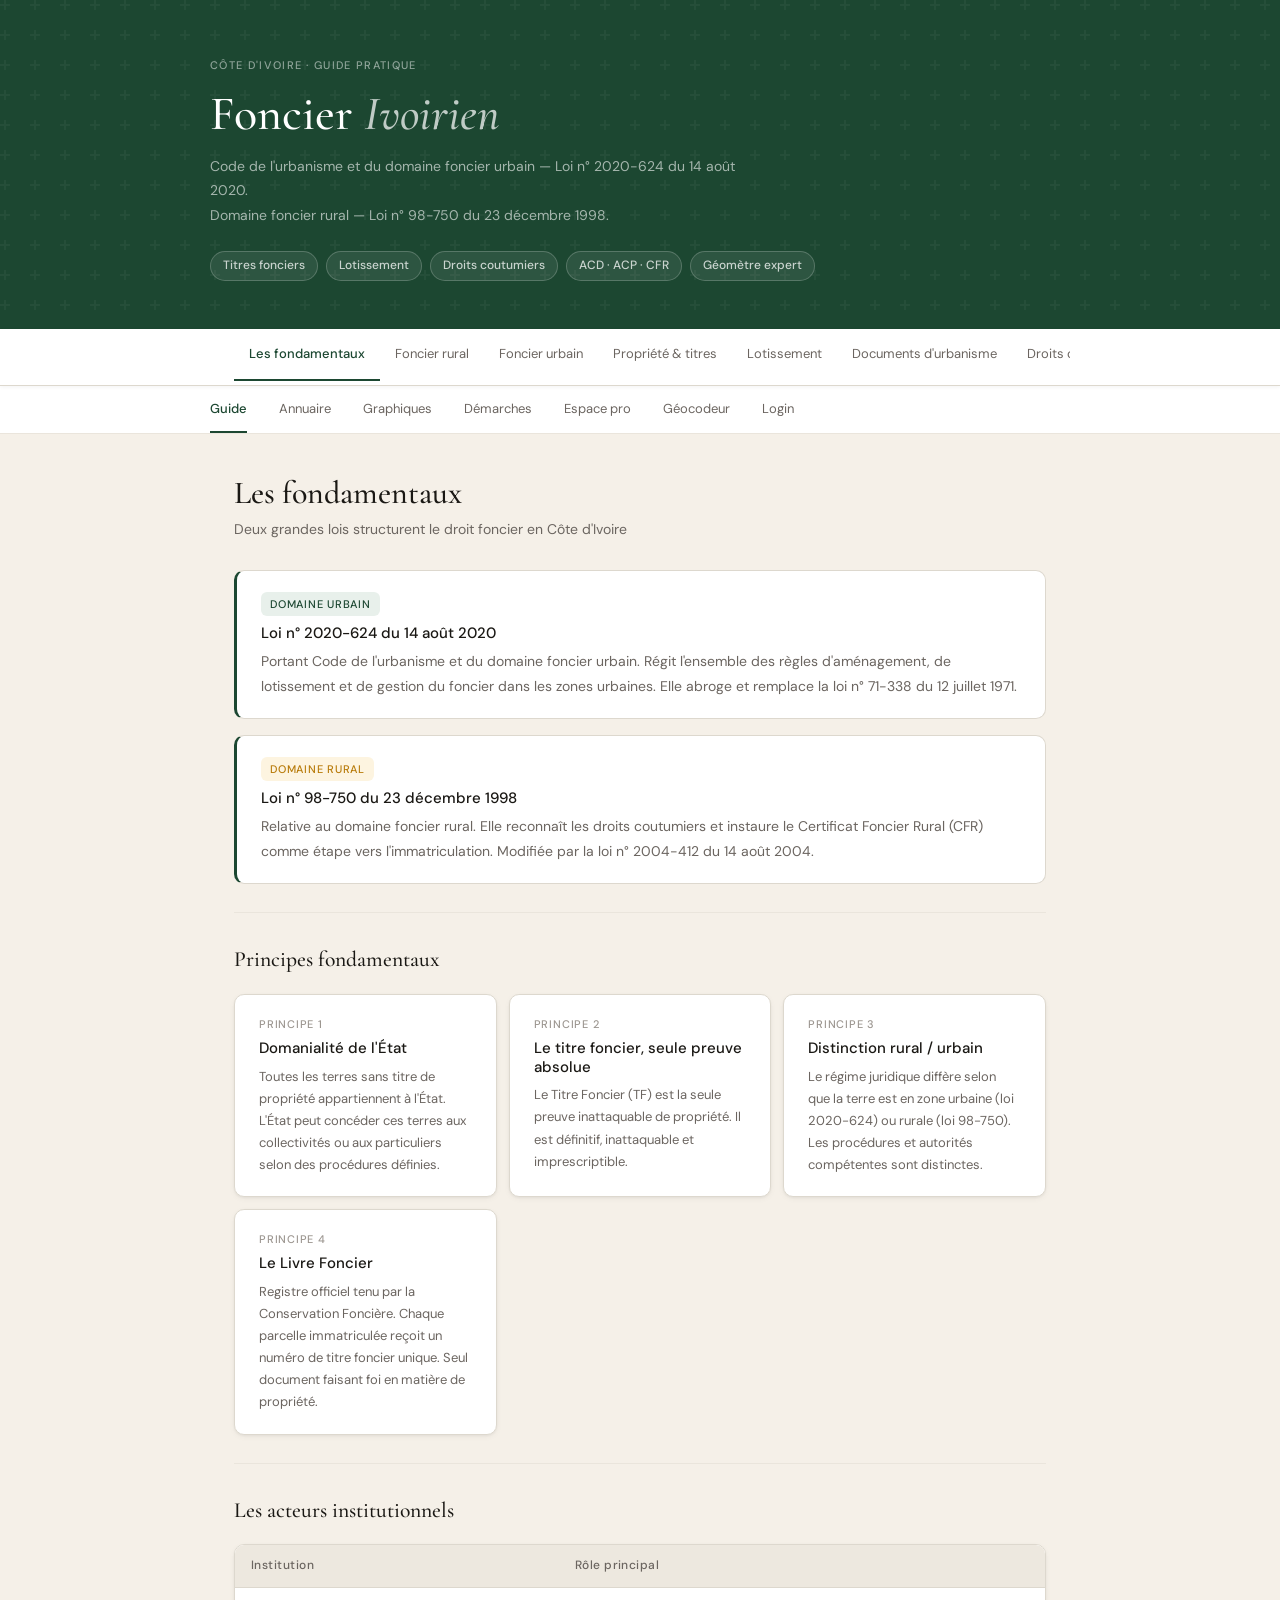
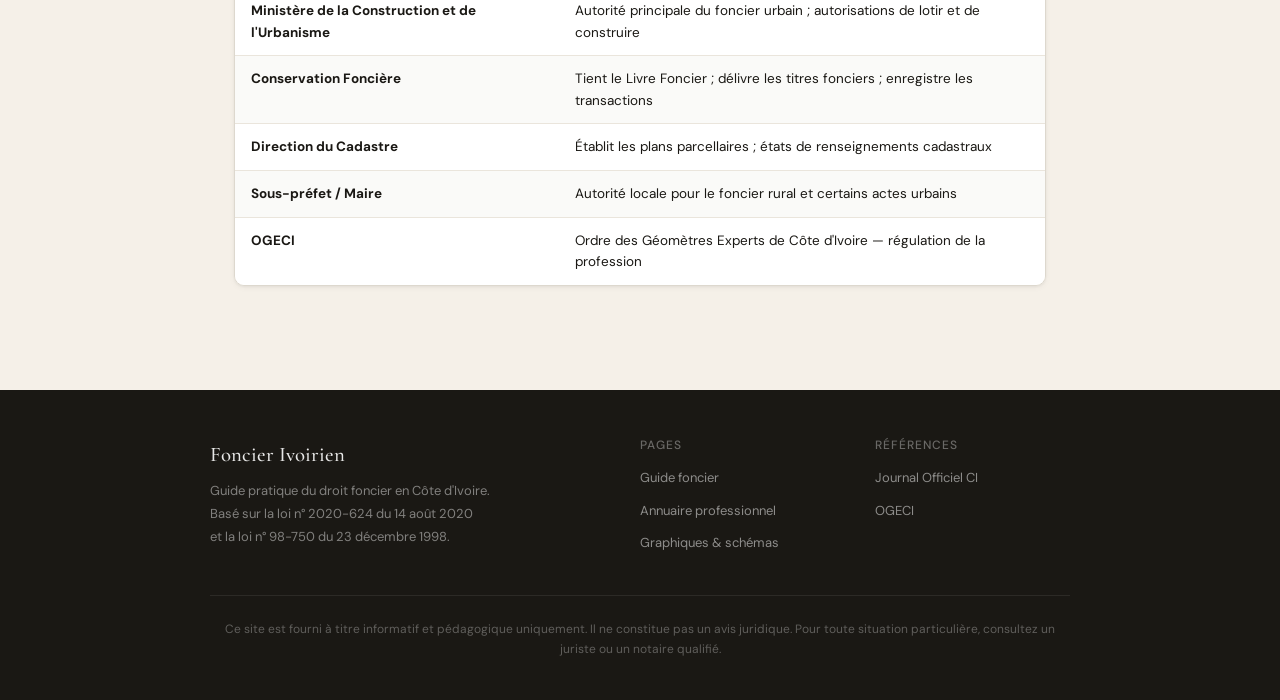
<file: index.html>
<!DOCTYPE html>
<html lang="fr">
<head>
  <meta charset="UTF-8">
  <meta name="viewport" content="width=device-width, initial-scale=1.0">
  <title>Foncier Ivoirien — Guide pratique</title>
  <meta name="description" content="Guide pratique du droit foncier en Côte d'Ivoire. Loi 2020-624 et loi 98-750. Titres fonciers, lotissement, droits coutumiers.">

  <!-- Google Fonts -->
  <link rel="preconnect" href="https://fonts.googleapis.com">
  <link rel="preconnect" href="https://fonts.gstatic.com" crossorigin>
  <link href="https://fonts.googleapis.com/css2?family=Cormorant+Garamond:ital,wght@0,400;0,500;0,600;1,400;1,500&family=DM+Sans:wght@300;400;500&display=swap" rel="stylesheet">

  <!-- CSS (ordre important) -->
  <link rel="stylesheet" href="css/variables.css">
  <link rel="stylesheet" href="css/base.css">
  <link rel="stylesheet" href="css/components.css">
  <link rel="stylesheet" href="css/layout.css">
</head>
<body>

<!-- ═══════════════════════════════ HERO ═══════════════════════════════ -->
<header class="hero">
  <div class="hero__inner">
    <p class="hero__eyebrow">Côte d'Ivoire · Guide pratique</p>
    <h1 class="hero__title">Foncier <em>Ivoirien</em></h1>
    <p class="hero__sub">
      Code de l'urbanisme et du domaine foncier urbain — Loi n° 2020-624 du 14 août 2020.<br>
      Domaine foncier rural — Loi n° 98-750 du 23 décembre 1998.
    </p>
    <div class="hero__tags">
      <span class="hero__tag">Titres fonciers</span>
      <span class="hero__tag">Lotissement</span>
      <span class="hero__tag">Droits coutumiers</span>
      <span class="hero__tag">ACD · ACP · CFR</span>
      <span class="hero__tag">Géomètre expert</span>
    </div>
  </div>
</header>

<!-- ═══════════════════════════ NAVIGATION SITE ═══════════════════════ -->
<!-- Navigation injectée par nav-injector.js -->

<!-- ═══════════════════════════ NAVIGATION TABS ═══════════════════════ -->
<nav class="nav-bar" aria-label="Sections du guide">
  <div class="nav-bar__inner">
    <ul class="nav-tabs">
      <li><a href="#fondamentaux" data-section="fondamentaux">Les fondamentaux</a></li>
      <li><a href="#rural"        data-section="rural">Foncier rural</a></li>
      <li><a href="#urbain"       data-section="urbain">Foncier urbain</a></li>
      <li><a href="#titres"       data-section="titres">Propriété &amp; titres</a></li>
      <li><a href="#lotissement"  data-section="lotissement">Lotissement</a></li>
      <li><a href="#documents"    data-section="documents">Documents d'urbanisme</a></li>
      <li><a href="#coutumiers"   data-section="coutumiers">Droits coutumiers</a></li>
      <li><a href="#sanctions"    data-section="sanctions">Sanctions</a></li>
      <li><a href="#geometre"     data-section="geometre">Rôle du géomètre</a></li>
    </ul>
  </div>
</nav>

<!-- ═══════════════════════════════ MAIN ═══════════════════════════════ -->
<main class="main">

  <!-- ─── 1. FONDAMENTAUX ─── -->
  <section id="fondamentaux" class="section">
    <div class="section__header">
      <h2>Les fondamentaux</h2>
      <p>Deux grandes lois structurent le droit foncier en Côte d'Ivoire</p>
    </div>

    <div class="loi-box">
      <span class="tag tag--green">Domaine urbain</span>
      <h3>Loi n° 2020-624 du 14 août 2020</h3>
      <p>Portant Code de l'urbanisme et du domaine foncier urbain. Régit l'ensemble des règles d'aménagement, de lotissement et de gestion du foncier dans les zones urbaines. Elle abroge et remplace la loi n° 71-338 du 12 juillet 1971.</p>
    </div>

    <div class="loi-box">
      <span class="tag tag--amber">Domaine rural</span>
      <h3>Loi n° 98-750 du 23 décembre 1998</h3>
      <p>Relative au domaine foncier rural. Elle reconnaît les droits coutumiers et instaure le Certificat Foncier Rural (CFR) comme étape vers l'immatriculation. Modifiée par la loi n° 2004-412 du 14 août 2004.</p>
    </div>

    <div class="divider"></div>
    <p class="sub-heading">Principes fondamentaux</p>

    <div class="card-grid">
      <div class="card">
        <div class="card__label">Principe 1</div>
        <h3>Domanialité de l'État</h3>
        <p>Toutes les terres sans titre de propriété appartiennent à l'État. L'État peut concéder ces terres aux collectivités ou aux particuliers selon des procédures définies.</p>
      </div>
      <div class="card">
        <div class="card__label">Principe 2</div>
        <h3>Le titre foncier, seule preuve absolue</h3>
        <p>Le Titre Foncier (TF) est la seule preuve inattaquable de propriété. Il est définitif, inattaquable et imprescriptible.</p>
      </div>
      <div class="card">
        <div class="card__label">Principe 3</div>
        <h3>Distinction rural / urbain</h3>
        <p>Le régime juridique diffère selon que la terre est en zone urbaine (loi 2020-624) ou rurale (loi 98-750). Les procédures et autorités compétentes sont distinctes.</p>
      </div>
      <div class="card">
        <div class="card__label">Principe 4</div>
        <h3>Le Livre Foncier</h3>
        <p>Registre officiel tenu par la Conservation Foncière. Chaque parcelle immatriculée reçoit un numéro de titre foncier unique. Seul document faisant foi en matière de propriété.</p>
      </div>
    </div>

    <div class="divider"></div>
    <p class="sub-heading">Les acteurs institutionnels</p>

    <div class="table-wrap">
      <table>
        <thead>
          <tr><th>Institution</th><th>Rôle principal</th></tr>
        </thead>
        <tbody>
          <tr><td><strong>Ministère de la Construction et de l'Urbanisme</strong></td><td>Autorité principale du foncier urbain ; autorisations de lotir et de construire</td></tr>
          <tr><td><strong>Conservation Foncière</strong></td><td>Tient le Livre Foncier ; délivre les titres fonciers ; enregistre les transactions</td></tr>
          <tr><td><strong>Direction du Cadastre</strong></td><td>Établit les plans parcellaires ; états de renseignements cadastraux</td></tr>
          <tr><td><strong>Sous-préfet / Maire</strong></td><td>Autorité locale pour le foncier rural et certains actes urbains</td></tr>
          <tr><td><strong>OGECI</strong></td><td>Ordre des Géomètres Experts de Côte d'Ivoire — régulation de la profession</td></tr>
        </tbody>
      </table>
    </div>
  </section>

  <!-- ─── 2. FONCIER RURAL ─── -->
  <section id="rural" class="section">
    <div class="section__header">
      <h2>Foncier rural</h2>
      <p>Régi par la loi n° 98-750 — terres situées hors des périmètres urbains</p>
    </div>

    <div class="loi-box">
      <span class="tag tag--amber">Définition</span>
      <h3>Le domaine foncier rural</h3>
      <p>Ensemble des terres situées hors des périmètres urbains fixés par décret. Il comprend le domaine de l'État, le domaine des collectivités territoriales, et le domaine des particuliers (personnes physiques ivoiriennes uniquement depuis 2004).</p>
    </div>

    <div class="divider"></div>
    <p class="sub-heading">Parcours vers la propriété rurale</p>

    <div class="steps">
      <div class="step">
        <div class="step__num">1</div>
        <div class="step__body"><strong>Droits coutumiers</strong> — Point de départ. La personne détient la terre selon les usages locaux, transmis de génération en génération, sans acte écrit officiel.</div>
      </div>
      <div class="step">
        <div class="step__num">2</div>
        <div class="step__body"><strong>Saisine du CGFR</strong> — Le Comité de Gestion Foncière Rurale recense les droits. Il est composé du chef de village, d'élus, de représentants des femmes et des jeunes.</div>
      </div>
      <div class="step">
        <div class="step__num">3</div>
        <div class="step__body"><strong>Enquête contradictoire</strong> — Opération publique annoncée par affichage et criée. Toute personne peut contester. Le résultat est consigné dans un procès-verbal signé par le Sous-préfet.</div>
      </div>
      <div class="step">
        <div class="step__num">4</div>
        <div class="step__body"><strong>Certificat Foncier Rural (CFR)</strong> — Reconnaît officiellement les droits coutumiers. Délivré par le Sous-préfet. Valable 3 ans renouvelables. Ce n'est pas un titre de propriété mais l'étape obligatoire pour y accéder.</div>
      </div>
      <div class="step">
        <div class="step__num">5</div>
        <div class="step__body"><strong>Titre Foncier (TF)</strong> — Étape finale. Sur la base du CFR, après bornage par un géomètre expert agréé, le propriétaire demande l'immatriculation à la Conservation Foncière.</div>
      </div>
    </div>

    <div class="divider"></div>
    <p class="sub-heading">L'ACD en milieu rural</p>

    <div class="two-col">
      <div class="card">
        <span class="badge badge--amber">ACD rural</span>
        <h3>Attestation de Cession de Droits Coutumiers</h3>
        <p>Acte par lequel le détenteur coutumier cède ses droits à un tiers. Établie en présence du Sous-préfet et des autorités coutumières. Obligatoire pour toute transaction foncière en zone rurale.</p>
      </div>
      <div class="card">
        <span class="badge badge--amber">Conditions</span>
        <h3>Validité de l'ACD rural</h3>
        <p>Doit mentionner l'identité des parties, la description de la parcelle, ses limites, le prix et être contresignée par le Sous-préfet. Sans ces éléments, l'acte est nul de plein droit.</p>
      </div>
    </div>

    <div class="note">⚠️ Depuis la loi n° 2004-412, seuls les citoyens ivoiriens peuvent être propriétaires de terres rurales. Les étrangers ne peuvent qu'obtenir des baux emphytéotiques d'une durée maximale de 99 ans.</div>
  </section>

  <!-- ─── 3. FONCIER URBAIN ─── -->
  <section id="urbain" class="section">
    <div class="section__header">
      <h2>Foncier urbain</h2>
      <p>Régi par la loi n° 2020-624 — dans les périmètres urbains délimités par décret</p>
    </div>

    <div class="loi-box">
      <span class="tag tag--green">Définition</span>
      <h3>Le domaine foncier urbain</h3>
      <p>Ensemble des terres situées dans les périmètres urbains fixés par décret. Sa gestion relève du Ministère en charge de la Construction et de l'Urbanisme.</p>
    </div>

    <div class="divider"></div>
    <p class="sub-heading">Hiérarchie des actes en zone urbaine</p>

    <div class="table-wrap">
      <table>
        <thead>
          <tr><th>Acte</th><th>Nature</th><th>Valeur juridique</th></tr>
        </thead>
        <tbody>
          <tr><td><strong>Lettre d'Attribution (LA)</strong></td><td>1re étape</td><td>Autorisation provisoire d'occupation — précaire et révocable</td></tr>
          <tr><td><strong>Arrêté de Concession Provisoire (ACP)</strong></td><td>2e étape</td><td>Droit réel provisoire. Permet de construire et d'obtenir des financements bancaires</td></tr>
          <tr><td><strong>Arrêté de Concession Définitive (ACD)</strong></td><td>3e étape</td><td>Droit réel définitif. Condition : mise en valeur effective du terrain</td></tr>
          <tr><td><strong>Titre Foncier (TF)</strong></td><td>Final</td><td>Preuve absolue, définitive et imprescriptible de la propriété</td></tr>
        </tbody>
      </table>
    </div>

    <div class="note">⚠️ L'ACD urbain (Arrêté de Concession Définitive) est distinct de l'ACD rural (Attestation de Cession de Droits Coutumiers). Ces deux acronymes désignent des actes différents selon le contexte.</div>

    <div class="two-col">
      <div class="card">
        <h3>De l'ACP à l'ACD</h3>
        <p>Pour convertir un ACP en ACD, le titulaire doit justifier d'une mise en valeur effective (construction réalisée à au moins 50 % du projet approuvé). Un procès-verbal de constat est dressé par les services techniques.</p>
      </div>
      <div class="card">
        <h3>De l'ACD au Titre Foncier</h3>
        <p>Après obtention de l'ACD, le titulaire sollicite l'immatriculation à la Conservation Foncière avec l'ACD, un plan topographique signé par un géomètre expert agréé et les pièces d'identité.</p>
      </div>
    </div>
  </section>

  <!-- ─── 4. PROPRIÉTÉ & TITRES ─── -->
  <section id="titres" class="section">
    <div class="section__header">
      <h2>Propriété &amp; titres</h2>
      <p>Les différents actes attestant d'un droit sur le sol</p>
    </div>

    <div class="card-grid">
      <div class="card">
        <span class="badge badge--green">Preuve absolue</span>
        <h3>Titre Foncier (TF)</h3>
        <p>Inscrit au Livre Foncier. Seul acte conférant la propriété pleine et entière. Définitif, inattaquable, imprescriptible. Délivré par la Conservation Foncière.</p>
      </div>
      <div class="card">
        <span class="badge badge--amber">Droit précaire</span>
        <h3>Permis d'Habiter (PH)</h3>
        <p>Autorise l'occupation d'un terrain du domaine de l'État. Ne confère pas la propriété. Révocable, mais donne un droit de priorité pour l'acquisition définitive.</p>
      </div>
      <div class="card">
        <span class="badge badge--amber">Provisoire</span>
        <h3>Arrêté de Concession Provisoire (ACP)</h3>
        <p>Droit réel provisoire. Permet de construire et d'hypothéquer. Doit évoluer vers un ACD puis un TF après mise en valeur.</p>
      </div>
      <div class="card">
        <span class="badge badge--green">Avant-dernière étape</span>
        <h3>Arrêté de Concession Définitive (ACD)</h3>
        <p>Droit définitif d'occupation. Condition : constructions réalisées conformément au projet approuvé. Permet d'entamer la procédure d'immatriculation.</p>
      </div>
      <div class="card">
        <span class="badge badge--amber">Rural</span>
        <h3>Certificat Foncier Rural (CFR)</h3>
        <p>Reconnaît les droits coutumiers sur une parcelle rurale. Délivré par le Sous-préfet après enquête contradictoire. Valable 3 ans renouvelables.</p>
      </div>
      <div class="card">
        <span class="badge badge--amber">Rural</span>
        <h3>Attestation de Cession de Droits Coutumiers</h3>
        <p>Matérialise la cession de droits coutumiers entre parties. Établie devant le Sous-préfet. Obligatoire pour toute transaction de terres rurales.</p>
      </div>
    </div>

    <div class="divider"></div>
    <p class="sub-heading">Procédure d'immatriculation</p>

    <div class="steps">
      <div class="step">
        <div class="step__num">1</div>
        <div class="step__body"><strong>Dépôt du dossier</strong> à la Conservation Foncière — formulaire, acte de propriété (ACD ou CFR), pièces d'identité, quittance de paiement des droits</div>
      </div>
      <div class="step">
        <div class="step__num">2</div>
        <div class="step__body"><strong>Bornage contradictoire</strong> par un géomètre expert agréé en présence du demandeur, des riverains et des services techniques. Les bornes sont posées et un plan dressé.</div>
      </div>
      <div class="step">
        <div class="step__num">3</div>
        <div class="step__body"><strong>Publication au Journal Officiel</strong> — délai d'opposition de 2 mois à compter de la publication.</div>
      </div>
      <div class="step">
        <div class="step__num">4</div>
        <div class="step__body"><strong>Instruction des oppositions éventuelles</strong> — une commission examine tout litige. En l'absence d'opposition, la procédure continue.</div>
      </div>
      <div class="step">
        <div class="step__num">5</div>
        <div class="step__body"><strong>Délivrance du Titre Foncier</strong> — inscription au Livre Foncier avec attribution d'un numéro unique.</div>
      </div>
    </div>
  </section>

  <!-- ─── 5. LOTISSEMENT ─── -->
  <section id="lotissement" class="section">
    <div class="section__header">
      <h2>Lotissement</h2>
      <p>Division d'une propriété foncière en lots destinés à la construction</p>
    </div>

    <p class="sub-heading">Les 3 types de lotissement</p>

    <div class="card-grid card-grid--single">
      <div class="card">
        <div class="card__label">Type 1</div>
        <h3>Lotissement administratif</h3>
        <p>Initié par le Sous-préfet ou le Maire dans les zones d'expansion urbaine. L'État ou la collectivité aménage et distribue les lots. Les attributaires reçoivent une lettre d'attribution puis un ACP, avec obligation de mise en valeur.</p>
      </div>
      <div class="card">
        <div class="card__label">Type 2</div>
        <h3>Lotissement privé d'habitation</h3>
        <p>Initié par un propriétaire privé. Production de terrains à usage d'habitation destinés à la vente, nus ou après construction. Nécessite une autorisation de lotir du Ministère. Le lotisseur réalise les voiries et réseaux divers (eau, électricité, assainissement).</p>
      </div>
      <div class="card">
        <div class="card__label">Type 3</div>
        <h3>Lotissement à usage commercial ou industriel</h3>
        <p>Crée des zones d'activités économiques (zones industrielles, zones commerciales). Peut être initié par l'État ou un promoteur privé. Soumis à des normes spécifiques et à une étude d'impact environnemental.</p>
      </div>
    </div>

    <div class="divider"></div>
    <p class="sub-heading">Procédure d'autorisation de lotir</p>

    <div class="steps">
      <div class="step">
        <div class="step__num">1</div>
        <div class="step__body"><strong>Constitution du dossier</strong> — plan de situation, plan topographique, plan de masse, état parcellaire, note de présentation, titre de propriété</div>
      </div>
      <div class="step">
        <div class="step__num">2</div>
        <div class="step__body"><strong>Dépôt au Ministère de la Construction</strong> — paiement des droits de dossier. Délai d'instruction réglementaire : 3 mois.</div>
      </div>
      <div class="step">
        <div class="step__num">3</div>
        <div class="step__body"><strong>Instruction</strong> — vérification de la conformité avec les documents d'urbanisme (SDAU, PU, POS) en vigueur dans la commune.</div>
      </div>
      <div class="step">
        <div class="step__num">4</div>
        <div class="step__body"><strong>Autorisation de lotir délivrée</strong> — le lotisseur peut démarrer les travaux d'aménagement conformément aux plans approuvés.</div>
      </div>
      <div class="step">
        <div class="step__num">5</div>
        <div class="step__body"><strong>Réception des travaux</strong> — constat de conformité par les services techniques. Attribution des lots aux acquéreurs.</div>
      </div>
    </div>

    <div class="note">⚠️ Toute commercialisation de lots avant l'obtention de l'autorisation de lotir et la réception des travaux est illégale. Exigez toujours l'arrêté d'autorisation avant tout versement.</div>
  </section>

  <!-- ─── 6. DOCUMENTS D'URBANISME ─── -->
  <section id="documents" class="section">
    <div class="section__header">
      <h2>Documents d'urbanisme</h2>
      <p>Instruments de planification et de gestion de l'espace urbain</p>
    </div>

    <div class="table-wrap">
      <table>
        <thead>
          <tr><th>Document</th><th>Sigle</th><th>Portée</th><th>Autorité</th></tr>
        </thead>
        <tbody>
          <tr><td><strong>Schéma Directeur d'Aménagement et d'Urbanisme</strong></td><td>SDAU</td><td>Long terme (20 ans) — orientations générales</td><td>Ministère</td></tr>
          <tr><td><strong>Plan d'Urbanisme Directeur</strong></td><td>PUD</td><td>Moyen terme — traduction du SDAU en zones</td><td>Ministère</td></tr>
          <tr><td><strong>Plan d'Occupation des Sols</strong></td><td>POS</td><td>Répartition : habitat, commerce, industrie, espaces verts</td><td>Commune</td></tr>
          <tr><td><strong>Permis de Construire</strong></td><td>PC</td><td>Autorisation individuelle de bâtir</td><td>Maire / Ministère</td></tr>
          <tr><td><strong>Certificat d'Urbanisme</strong></td><td>CU</td><td>Renseigne sur les règles applicables à un terrain</td><td>Commune</td></tr>
          <tr><td><strong>Permis de Démolir</strong></td><td>PD</td><td>Autorisation de démolition totale ou partielle</td><td>Maire / Ministère</td></tr>
        </tbody>
      </table>
    </div>

    <div class="two-col">
      <div class="card">
        <h3>Permis de construire</h3>
        <p>Obligatoire pour toute construction neuve ou agrandissement. Dossier : plans architecturaux, plan de situation, étude de sol, titre d'occupation. Délai d'instruction : 3 mois. Validité : 2 ans renouvelables.</p>
      </div>
      <div class="card">
        <h3>Certificat d'urbanisme</h3>
        <p>Indique si le terrain est constructible, les règles de hauteur et d'emprise, les servitudes. Indispensable avant tout achat ou investissement. Délai : 1 mois. Validité : 18 mois.</p>
      </div>
    </div>
  </section>

  <!-- ─── 7. DROITS COUTUMIERS ─── -->
  <section id="coutumiers" class="section">
    <div class="section__header">
      <h2>Droits coutumiers</h2>
      <p>Reconnaissance et formalisation des droits traditionnels sur la terre</p>
    </div>

    <div class="loi-box">
      <span class="tag tag--amber">Principe fondateur</span>
      <h3>Reconnaissance légale des droits coutumiers</h3>
      <p>La loi n° 98-750 reconnaît pour la première fois dans l'histoire ivoirienne les droits coutumiers comme des droits réels sur les terres rurales. Ces droits appartiennent aux communautés villageoises et aux individus qui les détiennent selon les usages et traditions locales.</p>
    </div>

    <div class="divider"></div>
    <p class="sub-heading">Les acteurs du processus</p>

    <div class="card-grid">
      <div class="card">
        <div class="card__label">Niveau villageois</div>
        <h3>Comité de Gestion Foncière Rurale (CGFR)</h3>
        <p>Recense et gère les droits coutumiers dans chaque village. Composé du chef de village, de conseillers, de représentants des femmes, des jeunes et des étrangers résidents.</p>
      </div>
      <div class="card">
        <div class="card__label">Niveau administratif</div>
        <h3>Le Sous-préfet</h3>
        <p>Conduit l'enquête contradictoire, signe les procès-verbaux de délimitation et délivre le Certificat Foncier Rural. Il représente l'État et garantit la légalité de la procédure.</p>
      </div>
      <div class="card">
        <div class="card__label">Autorités traditionnelles</div>
        <h3>Chef de terre et notables</h3>
        <p>Témoignent lors de l'enquête sur l'origine et l'étendue des droits revendiqués. Leur témoignage est consigné au procès-verbal et a valeur de preuve.</p>
      </div>
    </div>

    <div class="note">⚠️ Depuis la loi n° 2004-412, les droits coutumiers ne peuvent être cédés qu'à des ressortissants ivoiriens. Un étranger ne peut obtenir qu'un bail emphytéotique de 99 ans maximum.</div>
  </section>

  <!-- ─── 8. SANCTIONS ─── -->
  <section id="sanctions" class="section">
    <div class="section__header">
      <h2>Sanctions</h2>
      <p>Infractions aux règles d'urbanisme et de gestion foncière — loi 2020-624</p>
    </div>

    <div class="card-grid">
      <div class="card">
        <span class="badge badge--danger">Infraction grave</span>
        <h3>Construction sans permis</h3>
        <p>L'administration peut ordonner la démolition aux frais du contrevenant, indépendamment de toute sanction pénale.</p>
      </div>
      <div class="card">
        <span class="badge badge--danger">Infraction grave</span>
        <h3>Lotissement sans autorisation</h3>
        <p>Toutes les ventes sont nulles de plein droit. Les acquéreurs lésés peuvent se retourner contre le promoteur en dommages et intérêts.</p>
      </div>
      <div class="card">
        <span class="badge badge--danger">Escroquerie</span>
        <h3>Vente sans titre régulier</h3>
        <p>Vendre un terrain sans TF, ACD ou acte régulier constitue une escroquerie pénalement réprimée. L'acte est nul.</p>
      </div>
      <div class="card">
        <span class="badge badge--danger">Crime</span>
        <h3>Faux en documents fonciers</h3>
        <p>Falsification d'un titre foncier, d'un plan de bornage ou d'un ACD. Passible des peines les plus lourdes. Tous les actes subséquents sont annulés.</p>
      </div>
    </div>

    <div class="divider"></div>
    <p class="sub-heading">Sanctions pénales (loi 2020-624)</p>

    <div class="table-wrap">
      <table>
        <thead>
          <tr><th>Infraction</th><th>Emprisonnement</th><th>Amende (FCFA)</th></tr>
        </thead>
        <tbody>
          <tr><td>Construction sans permis</td><td>1 à 3 ans</td><td>500 000 à 5 000 000</td></tr>
          <tr><td>Lotissement sans autorisation</td><td>2 à 5 ans</td><td>1 000 000 à 10 000 000</td></tr>
          <tr><td>Faux en documents fonciers</td><td>5 à 10 ans</td><td>5 000 000 à 50 000 000</td></tr>
          <tr><td>Occupation illégale du domaine public</td><td>6 mois à 2 ans</td><td>100 000 à 2 000 000</td></tr>
          <tr><td>Escroquerie foncière (vente sans titre)</td><td>5 à 10 ans</td><td>2 000 000 à 20 000 000</td></tr>
        </tbody>
      </table>
    </div>

    <div class="note">En cas de récidive, les peines sont doublées. Les personnes morales sont également passibles de sanctions pouvant inclure leur dissolution judiciaire.</div>
  </section>

  <!-- ─── 9. GÉOMÈTRE ─── -->
  <section id="geometre" class="section">
    <div class="section__header">
      <h2>Rôle du géomètre expert</h2>
      <p>Professionnel assermenté incontournable dans toute opération foncière</p>
    </div>

    <div class="loi-box">
      <span class="tag tag--green">Statut</span>
      <h3>Le géomètre expert agréé en Côte d'Ivoire</h3>
      <p>Professionnel libéral assermenté, membre de l'Ordre des Géomètres Experts de Côte d'Ivoire (OGECI). Seul professionnel habilité à effectuer les levés topographiques à valeur légale, le bornage contradictoire et les plans fonciers opposables aux tiers. Son assurance professionnelle est obligatoire.</p>
    </div>

    <div class="divider"></div>
    <p class="sub-heading">Missions principales</p>

    <div class="card-grid">
      <div class="card">
        <div class="card__label">Mission 1</div>
        <h3>Bornage</h3>
        <p>Délimitation physique d'une propriété par la pose de bornes. Le bornage contradictoire, réalisé en présence des riverains, a force légale. Obligatoire pour toute immatriculation.</p>
      </div>
      <div class="card">
        <div class="card__label">Mission 2</div>
        <h3>Morcellement</h3>
        <p>Division d'une parcelle en plusieurs lots. Nécessite une autorisation administrative. Le géomètre établit le plan de morcellement et l'état parcellaire numéroté.</p>
      </div>
      <div class="card">
        <div class="card__label">Mission 3</div>
        <h3>Plan de lotissement</h3>
        <p>Tracé des voiries, numérotation des lots, emprise des espaces collectifs. Pièce centrale et obligatoire du dossier de demande d'autorisation de lotir.</p>
      </div>
      <div class="card">
        <div class="card__label">Mission 4</div>
        <h3>Levé topographique</h3>
        <p>Représentation précise du terrain : relief, limites, constructions existantes. Sert de base aux projets d'aménagement et aux documents d'urbanisme.</p>
      </div>
      <div class="card">
        <div class="card__label">Mission 5</div>
        <h3>Remembrement</h3>
        <p>Regroupement de plusieurs parcelles en une seule. Utilisé dans les opérations de réhabilitation urbaine ou de création de grandes emprises pour équipements publics.</p>
      </div>
      <div class="card">
        <div class="card__label">Mission 6</div>
        <h3>Expertise foncière</h3>
        <p>Évaluation de la valeur vénale d'un terrain. Intervient dans les litiges, expropriations et successions. Ses conclusions ont valeur de preuve en justice.</p>
      </div>
    </div>

    <div class="highlight-box">
      <h3>À retenir pour tout acheteur</h3>
      <p>Avant tout achat, exigez un plan de bornage signé par un géomètre expert agréé (membre de l'OGECI) et vérifiez l'authenticité du titre foncier à la Conservation Foncière. Un bornage effectué par un non-professionnel est sans valeur légale.</p>
    </div>
  </section>

</main>

<!-- ═══════════════════════════════ FOOTER ═════════════════════════════ -->
<footer>
  <div class="footer__inner">
    <div class="footer__brand">
      <strong>Foncier Ivoirien</strong>
      <p>Guide pratique du droit foncier en Côte d'Ivoire.<br>
        Basé sur la loi n° 2020-624 du 14 août 2020<br>
        et la loi n° 98-750 du 23 décembre 1998.</p>
    </div>
    <div class="footer__col">
      <h4>Pages</h4>
      <ul>
        <li><a href="index.html">Guide foncier</a></li>
        <li><a href="pages/annuaire.html">Annuaire professionnel</a></li>
        <li><a href="pages/graphiques.html">Graphiques &amp; schémas</a></li>
      </ul>
    </div>
    <div class="footer__col">
      <h4>Références</h4>
      <ul>
        <li><a href="https://www.journal-officiel.ci" target="_blank" rel="noopener">Journal Officiel CI</a></li>
        <li><a href="#" target="_blank" rel="noopener">OGECI</a></li>
      </ul>
    </div>
  </div>
  <div class="footer__bottom">
    Ce site est fourni à titre informatif et pédagogique uniquement. Il ne constitue pas un avis juridique.
    Pour toute situation particulière, consultez un juriste ou un notaire qualifié.
  </div>
</footer>

<!-- JS -->
<script src="js/nav.js"></script>

<!-- Navigation injector (charge la nav cohérente sur toutes les pages) -->
<script src="js/nav-injector.js"></script>

</body>
</html>
</file>
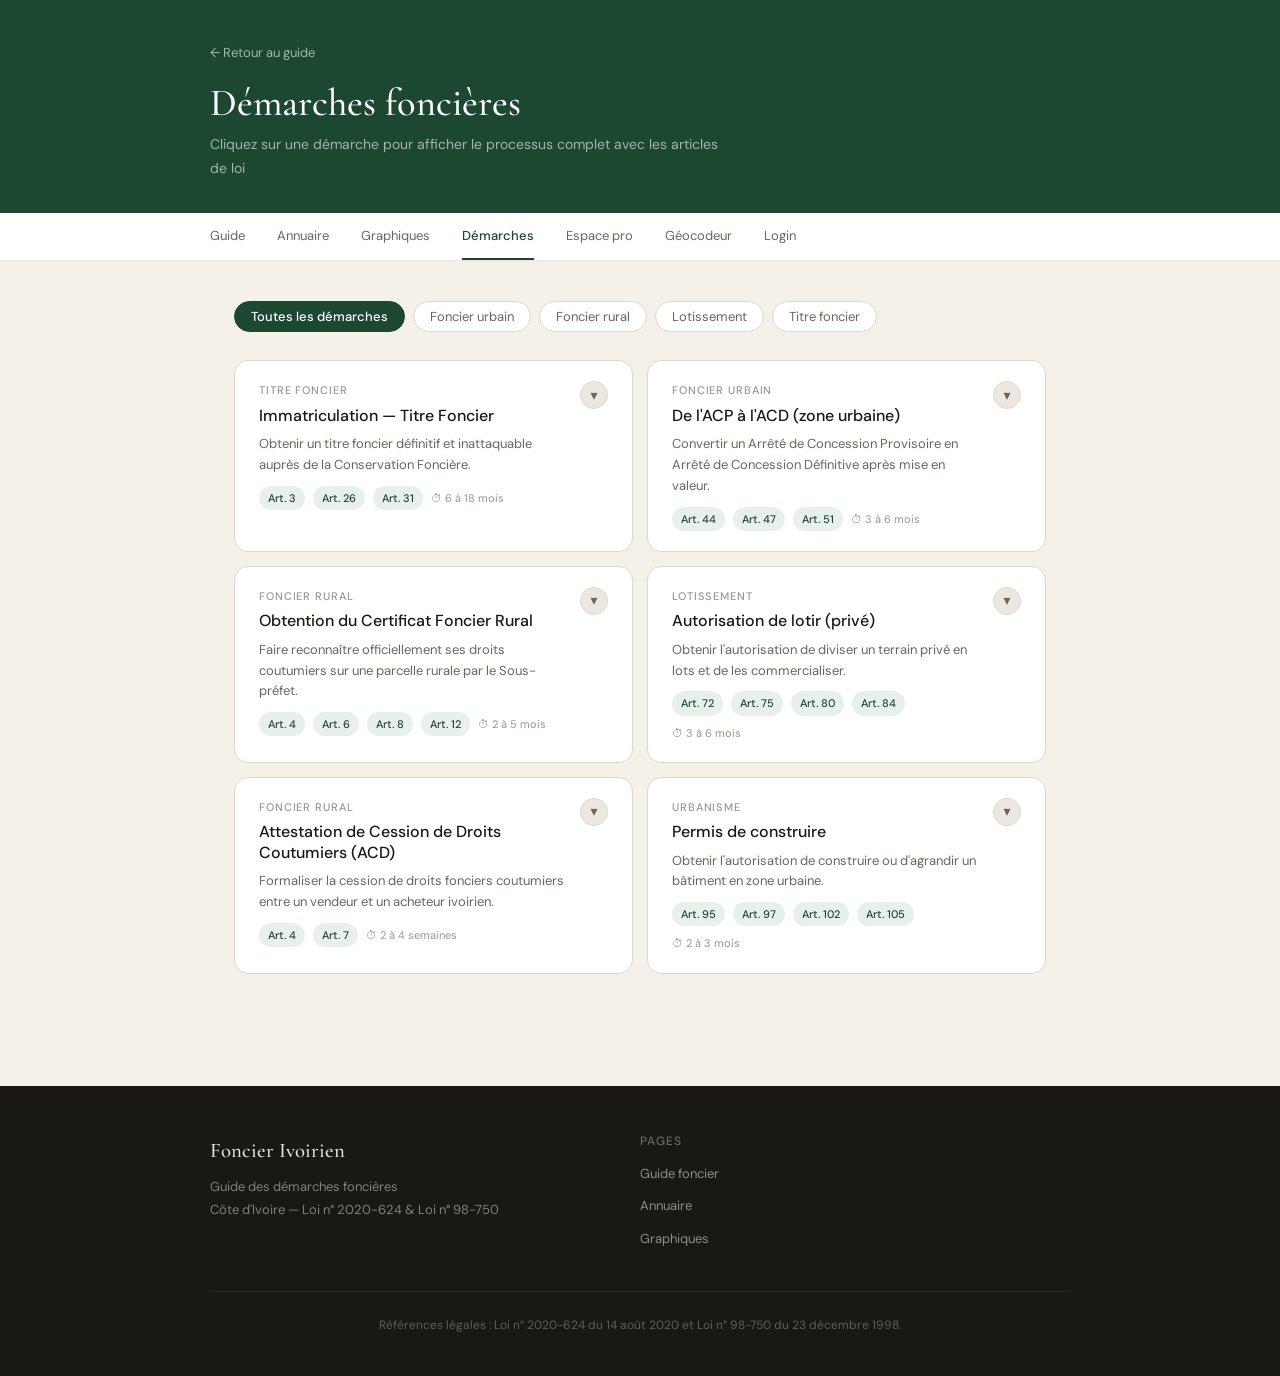
<file: pages/demarches.html>
<!DOCTYPE html>
<html lang="fr">
<head>
  <meta charset="UTF-8">
  <meta name="viewport" content="width=device-width, initial-scale=1.0">
  <title>Démarches foncières — Foncier Ivoirien</title>
  <link rel="preconnect" href="https://fonts.googleapis.com">
  <link rel="preconnect" href="https://fonts.gstatic.com" crossorigin>
  <link href="https://fonts.googleapis.com/css2?family=Cormorant+Garamond:ital,wght@0,500;1,400&family=DM+Sans:wght@300;400;500&display=swap" rel="stylesheet">
  <link rel="stylesheet" href="../css/variables.css">
  <link rel="stylesheet" href="../css/base.css">
  <link rel="stylesheet" href="../css/components.css">
  <link rel="stylesheet" href="../css/layout.css">
  <style>
    /* ── Filtres ── */
    .filter-pills {
      display: flex;
      gap: 8px;
      flex-wrap: wrap;
      margin-bottom: 1.75rem;
    }

    .pill {
      padding: 6px 16px;
      border-radius: 20px;
      border: 1px solid var(--color-border);
      background: var(--color-bg-card);
      font-size: 13px;
      color: var(--color-text-muted);
      cursor: pointer;
      transition: all 0.15s;
      font-family: var(--font-body);
    }

    .pill:hover { border-color: var(--color-green-border); color: var(--color-text); }
    .pill.is-active {
      background: var(--color-green);
      border-color: var(--color-green);
      color: #fff;
      font-weight: 500;
    }

    /* ── Grille de cartes ── */
    .demarches-grid {
      display: grid;
      grid-template-columns: repeat(auto-fill, minmax(300px, 1fr));
      gap: 14px;
      margin-bottom: 2rem;
    }

    /* ── Carte démarche (fermée) ── */
    .demarche-card {
      background: var(--color-bg-card);
      border: 1px solid var(--color-border);
      border-radius: var(--radius-lg);
      cursor: pointer;
      transition: all 0.15s;
      overflow: hidden;
    }

    .demarche-card:hover {
      border-color: var(--color-green-border);
      box-shadow: var(--shadow-md);
      transform: translateY(-2px);
    }

    .demarche-card.is-open {
      grid-column: 1 / -1;
      border-color: var(--color-green);
      transform: none;
      box-shadow: var(--shadow-md);
    }

    /* ── En-tête de carte ── */
    .demarche-card__head {
      padding: 1.25rem 1.5rem;
      display: flex;
      justify-content: space-between;
      align-items: flex-start;
      gap: 12px;
    }

    .demarche-card__meta {
      flex: 1;
    }

    .demarche-card__category {
      font-size: 11px;
      font-weight: 500;
      letter-spacing: 0.08em;
      text-transform: uppercase;
      color: var(--color-text-light);
      margin-bottom: 6px;
    }

    .demarche-card__title {
      font-size: 16px;
      font-weight: 500;
      color: var(--color-text);
      line-height: 1.3;
      margin-bottom: 8px;
    }

    .demarche-card__summary {
      font-size: 13px;
      color: var(--color-text-muted);
      line-height: 1.6;
      margin-bottom: 10px;
    }

    .demarche-card__footer {
      display: flex;
      align-items: center;
      gap: 8px;
      flex-wrap: wrap;
    }

    .art-ref {
      display: inline-block;
      font-size: 11px;
      font-weight: 500;
      padding: 3px 9px;
      border-radius: 20px;
      background: var(--color-green-light);
      color: var(--color-green);
    }

    .duration-tag {
      font-size: 11px;
      color: var(--color-text-light);
    }

    /* Flèche expand */
    .demarche-card__arrow {
      width: 28px;
      height: 28px;
      border-radius: 50%;
      border: 1px solid var(--color-border);
      display: flex;
      align-items: center;
      justify-content: center;
      flex-shrink: 0;
      transition: all 0.2s;
      background: var(--color-bg-muted);
      font-size: 14px;
      color: var(--color-text-muted);
    }

    .demarche-card.is-open .demarche-card__arrow {
      background: var(--color-green);
      border-color: var(--color-green);
      color: #fff;
      transform: rotate(180deg);
    }

    /* ── Corps étendu ── */
    .demarche-card__body {
      display: none;
      border-top: 1px solid var(--color-border-light);
      padding: 1.75rem 1.5rem 2rem;
      animation: slideDown 0.2s ease;
    }

    .demarche-card.is-open .demarche-card__body { display: block; }

    @keyframes slideDown {
      from { opacity: 0; transform: translateY(-6px); }
      to   { opacity: 1; transform: translateY(0); }
    }

    /* ── Grille interne (étapes + acteurs) ── */
    .body-grid {
      display: grid;
      grid-template-columns: 1fr 300px;
      gap: 2rem;
    }

    @media (max-width: 720px) {
      .body-grid { grid-template-columns: 1fr; }
    }

    /* ── Étapes détaillées ── */
    .detail-steps { }

    .detail-step {
      display: flex;
      gap: 14px;
      padding: 14px 0;
      border-bottom: 1px solid var(--color-border-light);
      align-items: flex-start;
    }

    .detail-step:last-child { border-bottom: none; }

    .detail-step__num {
      width: 28px;
      height: 28px;
      border-radius: 50%;
      background: var(--color-green-light);
      border: 1px solid var(--color-green-border);
      display: flex;
      align-items: center;
      justify-content: center;
      font-size: 12px;
      font-weight: 500;
      color: var(--color-green);
      flex-shrink: 0;
      margin-top: 2px;
    }

    .detail-step__content { flex: 1; }

    .detail-step__title {
      font-size: 14px;
      font-weight: 500;
      color: var(--color-text);
      margin-bottom: 4px;
    }

    .detail-step__desc {
      font-size: 13px;
      color: var(--color-text-muted);
      line-height: 1.65;
      margin-bottom: 6px;
    }

    .detail-step__tags {
      display: flex;
      gap: 6px;
      flex-wrap: wrap;
    }

    .step-art {
      font-size: 11px;
      padding: 2px 8px;
      border-radius: 20px;
      background: var(--color-green-light);
      color: var(--color-green);
      font-weight: 500;
    }

    .step-actor {
      font-size: 11px;
      padding: 2px 8px;
      border-radius: 20px;
      background: var(--color-bg-muted);
      color: var(--color-text-muted);
    }

    /* ── Panneau latéral ── */
    .side-panel { }

    .side-block {
      background: var(--color-bg-muted);
      border-radius: var(--radius-md);
      padding: 1.25rem;
      margin-bottom: 12px;
    }

    .side-block h4 {
      font-size: 12px;
      font-weight: 500;
      text-transform: uppercase;
      letter-spacing: 0.07em;
      color: var(--color-text-light);
      margin-bottom: 10px;
    }

    .side-block ul {
      list-style: none;
      padding: 0;
    }

    .side-block li {
      font-size: 13px;
      color: var(--color-text-muted);
      padding: 4px 0;
      border-bottom: 1px solid var(--color-border-light);
      line-height: 1.5;
    }

    .side-block li:last-child { border-bottom: none; }

    .side-block li::before {
      content: '→ ';
      color: var(--color-green);
      font-size: 12px;
    }

    .law-ref-block {
      background: var(--color-green-light);
      border: 1px solid var(--color-green-border);
      border-radius: var(--radius-md);
      padding: 1.25rem;
    }

    .law-ref-block h4 {
      font-size: 12px;
      font-weight: 500;
      text-transform: uppercase;
      letter-spacing: 0.07em;
      color: var(--color-green);
      margin-bottom: 8px;
    }

    .law-ref-block p {
      font-size: 12px;
      color: #2D5A3D;
      line-height: 1.6;
    }
  </style>
</head>
<body>

<header class="page-header">
  <div class="page-header__inner">
    <a href="../index.html" class="page-header__back">← Retour au guide</a>
    <h1>Démarches foncières</h1>
    <p>Cliquez sur une démarche pour afficher le processus complet avec les articles de loi</p>
  </div>
</header>

<!-- Navigation site (injectée par nav-injector.js) -->

<main class="main">

  <!-- Filtres -->
  <div class="filter-pills" id="filter-pills">
    <button class="pill is-active" data-filter="all">Toutes les démarches</button>
    <button class="pill" data-filter="urbain">Foncier urbain</button>
    <button class="pill" data-filter="rural">Foncier rural</button>
    <button class="pill" data-filter="lotissement">Lotissement</button>
    <button class="pill" data-filter="titre">Titre foncier</button>
  </div>

  <!-- Grille des démarches -->
  <div class="demarches-grid" id="demarches-grid">
    <!-- Injecté par JS depuis DATA ci-dessous -->
  </div>

</main>

<footer>
  <div class="footer__inner">
    <div class="footer__brand">
      <strong>Foncier Ivoirien</strong>
      <p>Guide des démarches foncières<br>Côte d'Ivoire — Loi n° 2020-624 &amp; Loi n° 98-750</p>
    </div>
    <div class="footer__col">
      <h4>Pages</h4>
      <ul>
        <li><a href="../index.html">Guide foncier</a></li>
        <li><a href="annuaire.html">Annuaire</a></li>
        <li><a href="graphiques.html">Graphiques</a></li>
      </ul>
    </div>
  </div>
  <div class="footer__bottom">
    Références légales : Loi n° 2020-624 du 14 août 2020 et Loi n° 98-750 du 23 décembre 1998.
  </div>
</footer>

<script>
/* ═══════════════════════════════════════════════════
   DONNÉES DES DÉMARCHES
   Pour ajouter une démarche : copier un objet et modifier.
   Chaque étape peut avoir : titre, desc, articles[], acteurs[]
═══════════════════════════════════════════════════ */
var DEMARCHES = [
  {
    id: 'immatriculation',
    categorie: 'TITRE FONCIER',
    filtre: ['titre', 'urbain'],
    titre: 'Immatriculation — Titre Foncier',
    resume: 'Obtenir un titre foncier définitif et inattaquable auprès de la Conservation Foncière.',
    articles: ['Art. 3', 'Art. 26', 'Art. 31'],
    duree: '6 à 18 mois',
    loi: 'Loi n° 2020-624 du 14 août 2020',
    acteurs: ['Demandeur', 'Conservation Foncière', 'Géomètre expert agréé (OGECI)', 'Journal Officiel'],
    documents: ['Acte de propriété (ACD ou CFR)', 'Plan topographique signé', 'Pièces d\'identité', 'Quittance de paiement des droits'],
    etapes: [
      { titre: 'Dépôt du dossier',        desc: 'Le demandeur constitue et dépose son dossier complet à la Conservation Foncière compétente. Le dossier doit comprendre le titre d\'occupation (ACD en zone urbaine ou CFR en zone rurale), un plan topographique établi par un géomètre expert agréé et les pièces d\'identité.', articles: ['Art. 26'], acteurs: ['Demandeur', 'Conservation Foncière'] },
      { titre: 'Bornage contradictoire',   desc: 'Un géomètre expert agréé (membre de l\'OGECI) effectue le bornage en présence du demandeur, des riverains et d\'un représentant des services techniques. Les bornes sont posées physiquement et un procès-verbal contradictoire est dressé et signé par toutes les parties présentes.', articles: ['Art. 28'], acteurs: ['Géomètre expert (OGECI)', 'Demandeur', 'Riverains', 'Services techniques'] },
      { titre: 'Publication au Journal Officiel', desc: 'Un avis de demande d\'immatriculation est publié au Journal Officiel de la République de Côte d\'Ivoire. Ce délai de publicité ouvre une période d\'opposition de 2 mois durant laquelle toute personne ayant un droit sur la parcelle peut se manifester.', articles: ['Art. 29', 'Art. 30'], acteurs: ['Conservation Foncière', 'Journal Officiel'] },
      { titre: 'Instruction des oppositions', desc: 'En cas d\'opposition, une commission ad hoc est constituée pour examiner le litige. Elle peut convoquer les parties, procéder à des constats sur le terrain et rendre un avis. En l\'absence d\'opposition dans le délai légal, la procédure se poursuit automatiquement.', articles: ['Art. 30', 'Art. 31'], acteurs: ['Commission de règlement', 'Conservation Foncière', 'Parties en litige'] },
      { titre: 'Délivrance du Titre Foncier', desc: 'Après expiration du délai d\'opposition sans contestation (ou après résolution des litiges), la Conservation Foncière procède à l\'immatriculation. La parcelle est inscrite au Livre Foncier sous un numéro unique. Le Titre Foncier est délivré au propriétaire : il est définitif, inattaquable et imprescriptible.', articles: ['Art. 3', 'Art. 31', 'Art. 32'], acteurs: ['Conservation Foncière', 'Propriétaire'] },
    ],
  },

  {
    id: 'acp-acd',
    categorie: 'FONCIER URBAIN',
    filtre: ['urbain', 'titre'],
    titre: 'De l\'ACP à l\'ACD (zone urbaine)',
    resume: 'Convertir un Arrêté de Concession Provisoire en Arrêté de Concession Définitive après mise en valeur.',
    articles: ['Art. 44', 'Art. 47', 'Art. 51'],
    duree: '3 à 6 mois',
    loi: 'Loi n° 2020-624 du 14 août 2020',
    acteurs: ['Titulaire de l\'ACP', 'Ministère de la Construction', 'Services techniques'],
    documents: ['ACP en cours de validité', 'Photos des constructions réalisées', 'PV de constat de mise en valeur', 'Plan de masse des constructions'],
    etapes: [
      { titre: 'Vérification des conditions de mise en valeur', desc: 'Le titulaire de l\'ACP doit avoir réalisé des constructions ou aménagements conformes au projet approuvé, à hauteur d\'au moins 50% des travaux prévus. La mise en valeur doit être effective et visible.', articles: ['Art. 44'], acteurs: ['Titulaire', 'Services techniques'] },
      { titre: 'Demande de constat', desc: 'Dépôt d\'une demande de constat de mise en valeur auprès des services techniques du Ministère de la Construction. Le dossier comprend des photos des travaux réalisés, un plan de masse et une description des constructions.', articles: ['Art. 47'], acteurs: ['Titulaire', 'Ministère de la Construction'] },
      { titre: 'Procès-verbal de constat', desc: 'Une commission technique se déplace sur le terrain pour constater la réalité de la mise en valeur. Un procès-verbal est dressé et signé. Ce document est la pièce centrale du dossier de demande d\'ACD.', articles: ['Art. 47', 'Art. 48'], acteurs: ['Commission technique', 'Titulaire'] },
      { titre: 'Délivrance de l\'ACD', desc: 'Sur la base du PV de constat favorable, le Ministère de la Construction délivre l\'Arrêté de Concession Définitive. L\'ACD est un droit réel définitif d\'occupation et constitue la dernière étape avant le Titre Foncier.', articles: ['Art. 51'], acteurs: ['Ministre de la Construction', 'Titulaire'] },
    ],
  },

  {
    id: 'cfr',
    categorie: 'FONCIER RURAL',
    filtre: ['rural'],
    titre: 'Obtention du Certificat Foncier Rural',
    resume: 'Faire reconnaître officiellement ses droits coutumiers sur une parcelle rurale par le Sous-préfet.',
    articles: ['Art. 4', 'Art. 6', 'Art. 8', 'Art. 12'],
    duree: '2 à 5 mois',
    loi: 'Loi n° 98-750 du 23 décembre 1998',
    acteurs: ['Détenteur coutumier', 'CGFR', 'Sous-préfet', 'Géomètre'],
    documents: ['Déclaration de droits', 'Témoignages des riverains', 'Procès-verbal du CGFR', 'Plan de délimitation'],
    etapes: [
      { titre: 'Déclaration au CGFR', desc: 'Le détenteur coutumier se présente devant le Comité de Gestion Foncière Rurale (CGFR) de son village pour déclarer ses droits. Le CGFR recense la parcelle, ses limites et l\'historique de la détention.', articles: ['Art. 6'], acteurs: ['Détenteur coutumier', 'CGFR', 'Chef de village'] },
      { titre: 'Annonce publique de l\'enquête', desc: 'Le Sous-préfet annonce la tenue de l\'enquête contradictoire par affichage en sous-préfecture et mairie, et par criée publique dans le village concerné. Un délai minimum est respecté pour permettre à toute personne intéressée de se préparer.', articles: ['Art. 8'], acteurs: ['Sous-préfet'] },
      { titre: 'Enquête contradictoire sur le terrain', desc: 'Une commission mixte composée du Sous-préfet, du CGFR, d\'un géomètre et de témoins se déplace sur la parcelle. Le revendicant présente ses droits, les riverains confirment ou contestent. Toute opposition est consignée et instruite.', articles: ['Art. 8', 'Art. 9'], acteurs: ['Sous-préfet', 'CGFR', 'Géomètre', 'Riverains', 'Témoins'] },
      { titre: 'Procès-verbal contradictoire', desc: 'Le résultat de l\'enquête est consigné dans un procès-verbal signé par toutes les parties présentes. En l\'absence d\'opposition, le PV reconnaît les droits du déclarant sur la parcelle décrite et délimitée.', articles: ['Art. 9'], acteurs: ['Sous-préfet', 'Commission', 'Parties'] },
      { titre: 'Délivrance du CFR', desc: 'Sur la base du PV favorable, le Sous-préfet délivre le Certificat Foncier Rural. Valable 3 ans renouvelables, il reconnaît officiellement les droits coutumiers. Il constitue la base pour solliciter l\'immatriculation et l\'obtention d\'un Titre Foncier.', articles: ['Art. 12'], acteurs: ['Sous-préfet', 'Détenteur coutumier'] },
    ],
  },

  {
    id: 'lotissement-prive',
    categorie: 'LOTISSEMENT',
    filtre: ['lotissement', 'urbain'],
    titre: 'Autorisation de lotir (privé)',
    resume: 'Obtenir l\'autorisation de diviser un terrain privé en lots et de les commercialiser.',
    articles: ['Art. 72', 'Art. 75', 'Art. 80', 'Art. 84'],
    duree: '3 à 6 mois',
    loi: 'Loi n° 2020-624 du 14 août 2020',
    acteurs: ['Promoteur privé', 'Géomètre expert', 'Ministère de la Construction', 'Services techniques'],
    documents: ['Titre de propriété du terrain (TF ou ACD)', 'Plan de situation', 'Plan topographique', 'Plan de masse', 'État parcellaire numéroté', 'Note de présentation'],
    etapes: [
      { titre: 'Constitution du dossier', desc: 'Le promoteur mandate un géomètre expert agréé pour établir le plan de lotissement. Le dossier comprend un plan de situation, un plan topographique du terrain brut, un plan de masse du lotissement projeté (voiries, lots numérotés, espaces collectifs) et l\'état parcellaire avec superficies.', articles: ['Art. 72', 'Art. 73'], acteurs: ['Promoteur', 'Géomètre expert (OGECI)'] },
      { titre: 'Dépôt et paiement des droits', desc: 'Le dossier complet est déposé au guichet du Ministère de la Construction (ou de la Commune compétente). Les droits de dossier sont acquittés. Un récépissé de dépôt est remis au promoteur. Le délai d\'instruction commence à courir à compter du dépôt.', articles: ['Art. 75'], acteurs: ['Promoteur', 'Ministère de la Construction'] },
      { titre: 'Instruction technique', desc: 'Les services techniques vérifient la conformité du projet avec les documents d\'urbanisme en vigueur (SDAU, PUD, POS) : zonage, gabarits, emprise des voiries, espaces verts réglementaires. Délai réglementaire d\'instruction : 3 mois.', articles: ['Art. 75', 'Art. 76'], acteurs: ['Direction de l\'Urbanisme', 'Services techniques communaux'] },
      { titre: 'Délivrance de l\'autorisation', desc: 'Si le projet est conforme, l\'arrêté d\'autorisation de lotir est délivré. Il précise les conditions à respecter (largeur des voies, normes des réseaux, délais de réalisation). Le promoteur peut démarrer les travaux d\'aménagement.', articles: ['Art. 80'], acteurs: ['Ministre / Maire', 'Promoteur'] },
      { titre: 'Réalisation des travaux et réception', desc: 'Le promoteur réalise les voiries, réseaux d\'eau, d\'électricité et d\'assainissement selon les plans approuvés. Après achèvement, les services techniques effectuent un constat de conformité et dressent un PV de réception des travaux.', articles: ['Art. 81', 'Art. 82'], acteurs: ['Promoteur', 'Entreprises de travaux', 'Services techniques'] },
      { titre: 'Commercialisation des lots', desc: 'Après réception des travaux, le promoteur peut commercialiser les lots et signer les actes de vente. Chaque acquéreur reçoit un acte de cession et peut entamer la procédure pour son propre ACP ou ACD selon le type de lot.', articles: ['Art. 84'], acteurs: ['Promoteur', 'Acquéreurs', 'Notaire'] },
    ],
  },

  {
    id: 'acd-cession',
    categorie: 'FONCIER RURAL',
    filtre: ['rural'],
    titre: 'Attestation de Cession de Droits Coutumiers (ACD)',
    resume: 'Formaliser la cession de droits fonciers coutumiers entre un vendeur et un acheteur ivoirien.',
    articles: ['Art. 4', 'Art. 7'],
    duree: '2 à 4 semaines',
    loi: 'Loi n° 98-750 modifiée par loi 2004-412',
    acteurs: ['Cédant', 'Cessionnaire', 'Sous-préfet', 'Autorités coutumières'],
    documents: ['Pièces d\'identité des deux parties', 'Certificat Foncier Rural (si disponible)', 'Présence du chef de terre', 'Témoins reconnus'],
    etapes: [
      { titre: 'Vérification des droits du cédant', desc: 'Avant toute cession, le cessionnaire (acheteur) doit vérifier que le cédant (vendeur) est bien le détenteur des droits coutumiers sur la parcelle. Interroger les autorités coutumières locales (chef de terre, chef de village) pour confirmer la détention.', articles: ['Art. 4'], acteurs: ['Cessionnaire', 'Autorités coutumières'] },
      { titre: 'Accord des parties devant les autorités', desc: 'Les deux parties (cédant et cessionnaire), le chef de terre et des témoins reconnus se présentent devant le Sous-préfet. L\'accord sur la parcelle et le prix est formellement exprimé en sa présence.', articles: ['Art. 7'], acteurs: ['Cédant', 'Cessionnaire', 'Chef de terre', 'Témoins', 'Sous-préfet'] },
      { titre: 'Rédaction et signature de l\'ACD', desc: 'L\'Attestation de Cession de Droits Coutumiers est rédigée. Elle doit obligatoirement mentionner : l\'identité complète des parties, la description précise de la parcelle et ses limites, le prix convenu. Elle est signée par les parties et contresignée par le Sous-préfet.', articles: ['Art. 7'], acteurs: ['Sous-préfet', 'Cédant', 'Cessionnaire'] },
    ],
  },

  {
    id: 'permis-construire',
    categorie: 'URBANISME',
    filtre: ['urbain'],
    titre: 'Permis de construire',
    resume: 'Obtenir l\'autorisation de construire ou d\'agrandir un bâtiment en zone urbaine.',
    articles: ['Art. 95', 'Art. 97', 'Art. 102', 'Art. 105'],
    duree: '2 à 3 mois',
    loi: 'Loi n° 2020-624 du 14 août 2020',
    acteurs: ['Maître d\'ouvrage', 'Architecte agréé', 'Mairie / Ministère', 'Services techniques'],
    documents: ['Plans architecturaux signés par architecte agréé', 'Plan de situation', 'Plan de masse', 'Étude de sol', 'Titre d\'occupation (TF, ACD ou ACP)', 'Devis estimatif'],
    etapes: [
      { titre: 'Mandatement d\'un architecte', desc: 'Toute demande de permis de construire doit être signée par un architecte agréé par l\'Ordre des Architectes de Côte d\'Ivoire. L\'architecte établit les plans architecturaux, les coupes et façades conformément aux règles d\'urbanisme locales.', articles: ['Art. 95'], acteurs: ['Maître d\'ouvrage', 'Architecte agréé'] },
      { titre: 'Constitution et dépôt du dossier', desc: 'Le dossier comprend : les plans architecturaux en plusieurs exemplaires, le plan de situation de la parcelle, le plan de masse indiquant l\'emprise de la construction, l\'étude de sol et le titre d\'occupation. Dépôt à la mairie ou aux services compétents du Ministère selon la taille du projet.', articles: ['Art. 97'], acteurs: ['Architecte', 'Mairie / Ministère'] },
      { titre: 'Instruction du dossier', desc: 'Les services techniques vérifient la conformité du projet : respect du POS, des distances aux limites, des hauteurs autorisées, des règles de prospect. Ils peuvent demander des compléments ou modifications. Délai réglementaire : 3 mois.', articles: ['Art. 102'], acteurs: ['Direction de l\'Urbanisme', 'Services techniques'] },
      { titre: 'Délivrance du permis', desc: 'Le permis de construire est délivré par arrêté du Maire ou du Ministre selon la catégorie du projet. Il est valable 2 ans renouvelables une fois. Les travaux doivent démarrer dans ce délai sous peine de caducité du permis.', articles: ['Art. 105'], acteurs: ['Maire / Ministre', 'Maître d\'ouvrage'] },
    ],
  },
];

/* ═══════════════════════════════════════════════════
   RENDU
═══════════════════════════════════════════════════ */

function renderCard(d) {
  return [
    '<div class="demarche-card" id="card-' + d.id + '" data-id="' + d.id + '" data-filtres="' + d.filtre.join(',') + '">',

      /* ── Tête ── */
      '<div class="demarche-card__head" onclick="toggleCard(\'' + d.id + '\')">',
        '<div class="demarche-card__meta">',
          '<div class="demarche-card__category">' + d.categorie + '</div>',
          '<div class="demarche-card__title">' + d.titre + '</div>',
          '<div class="demarche-card__summary">' + d.resume + '</div>',
          '<div class="demarche-card__footer">',
            d.articles.map(function(a){ return '<span class="art-ref">' + a + '</span>'; }).join(''),
            '<span class="duration-tag">⏱ ' + d.duree + '</span>',
          '</div>',
        '</div>',
        '<div class="demarche-card__arrow">▾</div>',
      '</div>',

      /* ── Corps étendu ── */
      '<div class="demarche-card__body">',
        '<div class="body-grid">',

          /* Étapes */
          '<div class="detail-steps">',
            d.etapes.map(function(e, i){
              return [
                '<div class="detail-step">',
                  '<div class="detail-step__num">' + (i+1) + '</div>',
                  '<div class="detail-step__content">',
                    '<div class="detail-step__title">' + e.titre + '</div>',
                    '<div class="detail-step__desc">' + e.desc + '</div>',
                    '<div class="detail-step__tags">',
                      e.articles.map(function(a){ return '<span class="step-art">' + a + '</span>'; }).join(''),
                      e.acteurs.map(function(a){ return '<span class="step-actor">' + a + '</span>'; }).join(''),
                    '</div>',
                  '</div>',
                '</div>',
              ].join('');
            }).join(''),
          '</div>',

          /* Panneau latéral */
          '<div class="side-panel">',

            '<div class="law-ref-block">',
              '<h4>Base légale</h4>',
              '<p>' + d.loi + '</p>',
            '</div>',

            '<div class="side-block">',
              '<h4>Documents nécessaires</h4>',
              '<ul>',
                d.documents.map(function(doc){ return '<li>' + doc + '</li>'; }).join(''),
              '</ul>',
            '</div>',

            '<div class="side-block">',
              '<h4>Acteurs impliqués</h4>',
              '<ul>',
                d.acteurs.map(function(a){ return '<li>' + a + '</li>'; }).join(''),
              '</ul>',
            '</div>',

          '</div>',
        '</div>',
      '</div>',

    '</div>',
  ].join('');
}

function render(filter) {
  var grid = document.getElementById('demarches-grid');
  var list = filter === 'all'
    ? DEMARCHES
    : DEMARCHES.filter(function(d){ return d.filtre.indexOf(filter) !== -1; });

  grid.innerHTML = list.map(renderCard).join('');
}

function toggleCard(id) {
  var card = document.getElementById('card-' + id);
  var wasOpen = card.classList.contains('is-open');

  // Fermer toutes les cartes
  document.querySelectorAll('.demarche-card.is-open').forEach(function(c){
    c.classList.remove('is-open');
  });

  if (!wasOpen) {
    card.classList.add('is-open');
    // Scroller pour que la carte soit visible
    setTimeout(function(){
      card.scrollIntoView({ behavior: 'smooth', block: 'start' });
    }, 50);
  }
}

/* ── Filtres ── */
document.getElementById('filter-pills').addEventListener('click', function(e) {
  var btn = e.target.closest('.pill');
  if (!btn) return;

  document.querySelectorAll('.pill').forEach(function(p){ p.classList.remove('is-active'); });
  btn.classList.add('is-active');
  render(btn.dataset.filter);
});

/* ── Initialisation ── */
render('all');
</script>

<!-- Navigation injector (charge la nav cohérente sur toutes les pages) -->
<script src="../js/nav-injector.js"></script>

</body>
</html>
</file>
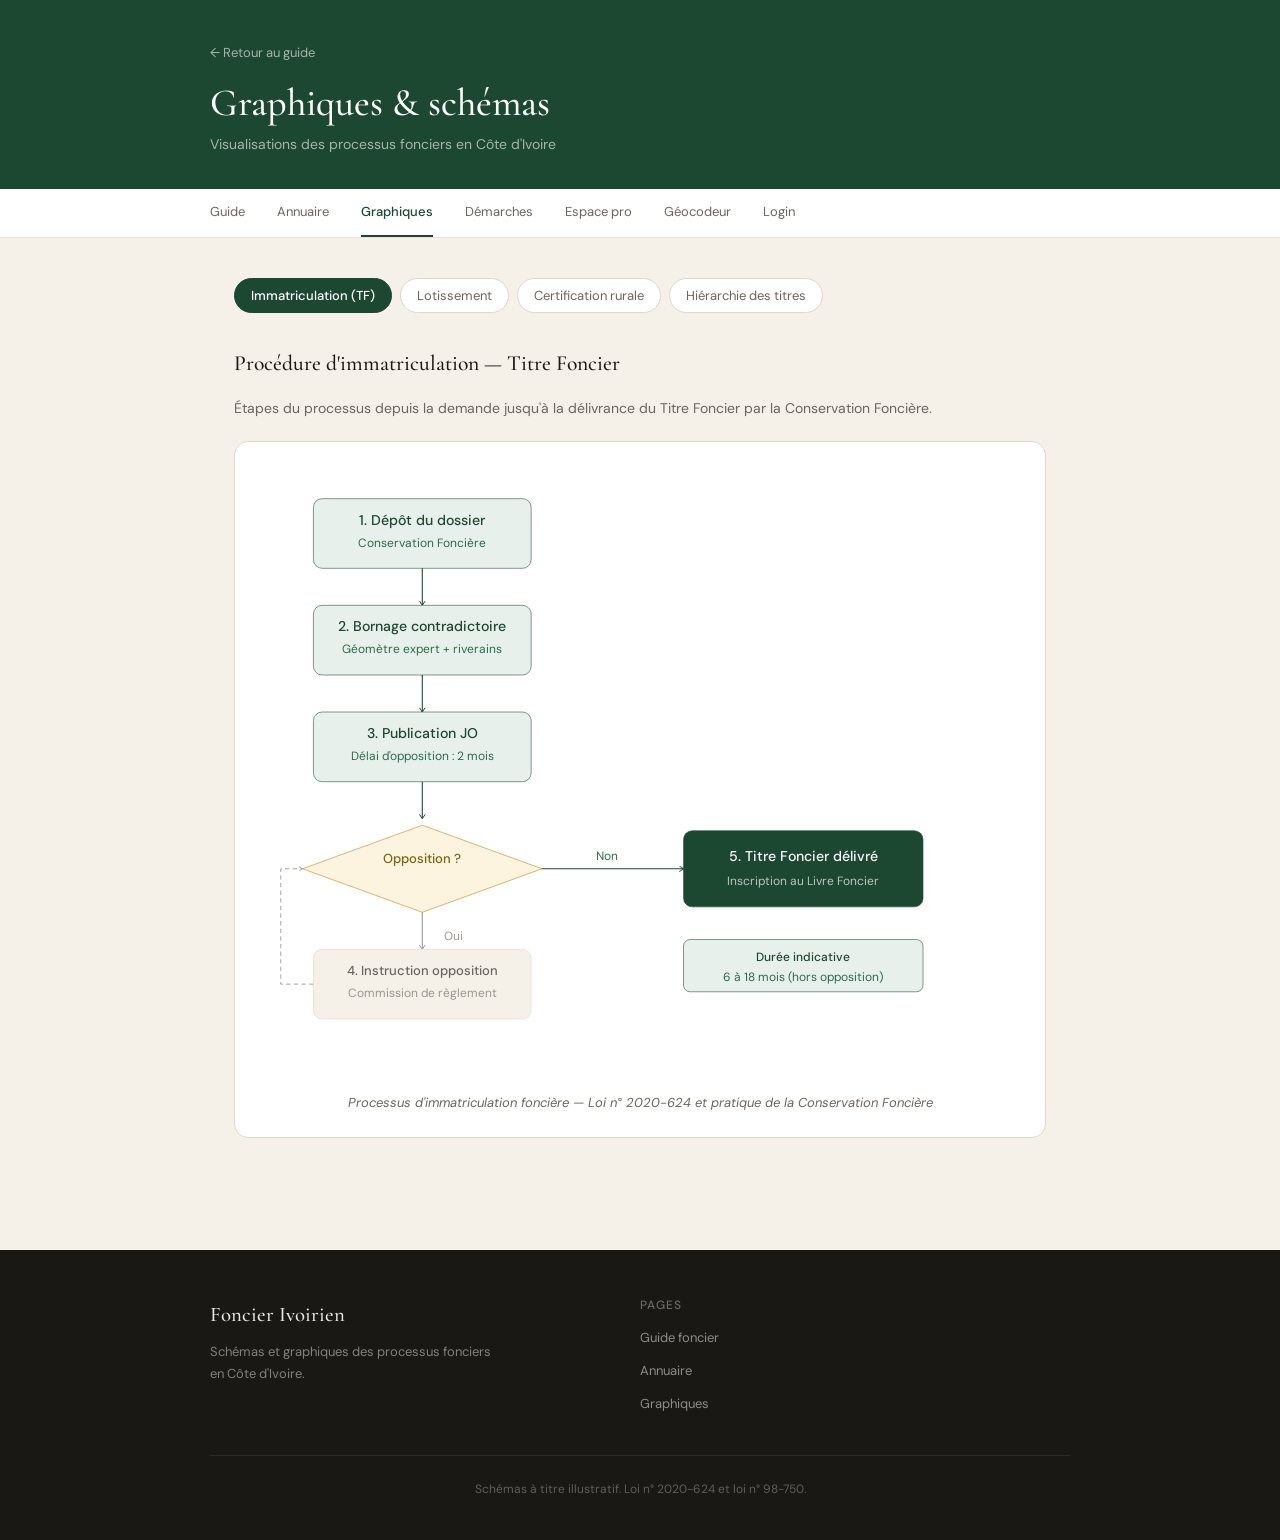
<file: pages/graphiques.html>
<!DOCTYPE html>
<html lang="fr">
<head>
  <meta charset="UTF-8">
  <meta name="viewport" content="width=device-width, initial-scale=1.0">
  <title>Graphiques des processus — Foncier Ivoirien</title>
  <meta name="description" content="Schémas visuels des processus fonciers en Côte d'Ivoire : immatriculation, lotissement, certification rurale.">

  <!-- Google Fonts -->
  <link rel="preconnect" href="https://fonts.googleapis.com">
  <link rel="preconnect" href="https://fonts.gstatic.com" crossorigin>
  <link href="https://fonts.googleapis.com/css2?family=Cormorant+Garamond:ital,wght@0,400;0,500;0,600;1,400;1,500&family=DM+Sans:wght@300;400;500&display=swap" rel="stylesheet">

  <!-- CSS du projet -->
  <link rel="stylesheet" href="../css/variables.css">
  <link rel="stylesheet" href="../css/base.css">
  <link rel="stylesheet" href="../css/components.css">
  <link rel="stylesheet" href="../css/layout.css">

  <!-- Styles spécifiques aux graphiques -->
  <style>
    /* Conteneur de diagramme */
    .diagram-wrap {
      background: var(--color-bg-card);
      border: 1px solid var(--color-border);
      border-radius: var(--radius-lg);
      padding: 1.5rem;
      margin-bottom: 2rem;
      overflow-x: auto;
    }

    .diagram-wrap figcaption {
      font-size: 13px;
      color: var(--color-text-muted);
      margin-top: 1rem;
      text-align: center;
      font-style: italic;
    }

    /* Sélecteur de schémas */
    .schema-nav {
      display: flex;
      gap: 8px;
      flex-wrap: wrap;
      margin-bottom: 2rem;
    }

    .schema-nav__btn {
      padding: 8px 16px;
      border-radius: 20px;
      border: 1px solid var(--color-border);
      background: var(--color-bg-card);
      font-family: var(--font-body);
      font-size: 13px;
      color: var(--color-text-muted);
      cursor: pointer;
      transition: all var(--transition);
    }

    .schema-nav__btn:hover {
      border-color: var(--color-green-border);
      color: var(--color-text);
    }

    .schema-nav__btn.is-active {
      background: var(--color-green);
      border-color: var(--color-green);
      color: #fff;
      font-weight: 500;
    }

    /* Schémas */
    .schema { display: none; }
    .schema.is-active { display: block; }

    /* SVG styling */
    .diagram-wrap svg {
      font-family: var(--font-body);
      max-width: 100%;
    }
  </style>
</head>
<body>

<!-- ─── En-tête ─── -->
<header class="page-header">
  <div class="page-header__inner">
    <a href="../index.html" class="page-header__back">← Retour au guide</a>
    <h1>Graphiques &amp; schémas</h1>
    <p>Visualisations des processus fonciers en Côte d'Ivoire</p>
  </div>
</header>

<!-- ─── Navigation site ─── -->
<!-- Navigation injectée par nav-injector.js -->

<!-- ─── Contenu ─── -->
<main class="main">

  <!-- Sélecteur de schémas -->
  <div class="schema-nav" role="tablist" aria-label="Choisir un schéma">
    <button class="schema-nav__btn is-active" data-schema="immatriculation" role="tab">Immatriculation (TF)</button>
    <button class="schema-nav__btn" data-schema="lotissement" role="tab">Lotissement</button>
    <button class="schema-nav__btn" data-schema="rural" role="tab">Certification rurale</button>
    <button class="schema-nav__btn" data-schema="hierarchie" role="tab">Hiérarchie des titres</button>
  </div>

  <!-- ═══ SCHÉMA 1 : IMMATRICULATION ═══ -->
  <div id="schema-immatriculation" class="schema is-active">
    <p class="sub-heading">Procédure d'immatriculation — Titre Foncier</p>
    <p style="font-size:14px;color:var(--color-text-muted);margin-bottom:1.25rem">
      Étapes du processus depuis la demande jusqu'à la délivrance du Titre Foncier par la Conservation Foncière.
    </p>

    <figure class="diagram-wrap">
      <svg viewBox="0 0 700 560" xmlns="http://www.w3.org/2000/svg" role="img" aria-label="Diagramme du processus d'immatriculation foncière">
        <title>Processus d'immatriculation — Titre Foncier</title>
        <desc>Flux en 5 étapes : dépôt du dossier, bornage, publication, instruction des oppositions, délivrance du titre foncier</desc>
        <defs>
          <marker id="arr" viewBox="0 0 10 10" refX="8" refY="5" markerWidth="6" markerHeight="6" orient="auto-start-reverse">
            <path d="M2 1L8 5L2 9" fill="none" stroke="#1C4731" stroke-width="1.5" stroke-linecap="round" stroke-linejoin="round"/>
          </marker>
          <marker id="arr-gray" viewBox="0 0 10 10" refX="8" refY="5" markerWidth="6" markerHeight="6" orient="auto-start-reverse">
            <path d="M2 1L8 5L2 9" fill="none" stroke="#9C9690" stroke-width="1.5" stroke-linecap="round" stroke-linejoin="round"/>
          </marker>
        </defs>

        <!-- Étape 1 -->
        <rect x="50" y="30" width="200" height="64" rx="8" fill="#E8F0EB" stroke="#1C4731" stroke-width="0.5"/>
        <text x="150" y="54" text-anchor="middle" font-family="'DM Sans', sans-serif" font-size="13" font-weight="500" fill="#1C4731">1. Dépôt du dossier</text>
        <text x="150" y="74" text-anchor="middle" font-family="'DM Sans', sans-serif" font-size="11" fill="#2D6B47">Conservation Foncière</text>

        <!-- Flèche 1→2 -->
        <line x1="150" y1="94" x2="150" y2="128" stroke="#1C4731" stroke-width="1" marker-end="url(#arr)"/>

        <!-- Étape 2 -->
        <rect x="50" y="128" width="200" height="64" rx="8" fill="#E8F0EB" stroke="#1C4731" stroke-width="0.5"/>
        <text x="150" y="152" text-anchor="middle" font-family="'DM Sans', sans-serif" font-size="13" font-weight="500" fill="#1C4731">2. Bornage contradictoire</text>
        <text x="150" y="172" text-anchor="middle" font-family="'DM Sans', sans-serif" font-size="11" fill="#2D6B47">Géomètre expert + riverains</text>

        <!-- Flèche 2→3 -->
        <line x1="150" y1="192" x2="150" y2="226" stroke="#1C4731" stroke-width="1" marker-end="url(#arr)"/>

        <!-- Étape 3 -->
        <rect x="50" y="226" width="200" height="64" rx="8" fill="#E8F0EB" stroke="#1C4731" stroke-width="0.5"/>
        <text x="150" y="250" text-anchor="middle" font-family="'DM Sans', sans-serif" font-size="13" font-weight="500" fill="#1C4731">3. Publication JO</text>
        <text x="150" y="270" text-anchor="middle" font-family="'DM Sans', sans-serif" font-size="11" fill="#2D6B47">Délai d'opposition : 2 mois</text>

        <!-- Flèche 3 → décision -->
        <line x1="150" y1="290" x2="150" y2="324" stroke="#1C4731" stroke-width="1" marker-end="url(#arr)"/>

        <!-- Décision : opposition ? -->
        <polygon points="150,330 260,370 150,410 40,370" fill="#FDF4E0" stroke="#B87B0A" stroke-width="0.5"/>
        <text x="150" y="365" text-anchor="middle" font-family="'DM Sans', sans-serif" font-size="12" font-weight="500" fill="#7A6210">Opposition ?</text>

        <!-- Non : flèche vers étape 5 (droite) -->
        <line x1="260" y1="370" x2="390" y2="370" stroke="#1C4731" stroke-width="1" marker-end="url(#arr)"/>
        <text x="320" y="362" text-anchor="middle" font-family="'DM Sans', sans-serif" font-size="11" fill="#2D6B47">Non</text>

        <!-- Oui : flèche vers instruction (bas) -->
        <line x1="150" y1="410" x2="150" y2="444" stroke="#9C9690" stroke-width="1" marker-end="url(#arr-gray)"/>
        <text x="170" y="435" text-anchor="start" font-family="'DM Sans', sans-serif" font-size="11" fill="#9C9690">Oui</text>

        <!-- Étape 4 : instruction opposition -->
        <rect x="50" y="444" width="200" height="64" rx="8" fill="#F5F0E8" stroke="#DDD8CE" stroke-width="0.5"/>
        <text x="150" y="468" text-anchor="middle" font-family="'DM Sans', sans-serif" font-size="12" font-weight="500" fill="#6B6560">4. Instruction opposition</text>
        <text x="150" y="488" text-anchor="middle" font-family="'DM Sans', sans-serif" font-size="11" fill="#9C9690">Commission de règlement</text>
        <!-- Retour vers décision (si résolu) -->
        <path d="M 50 476 L 20 476 L 20 370 L 40 370" fill="none" stroke="#9C9690" stroke-width="0.8" stroke-dasharray="4 3" marker-end="url(#arr-gray)"/>

        <!-- Étape 5 : délivrance TF -->
        <rect x="390" y="335" width="220" height="70" rx="8" fill="#1C4731" stroke="#1C4731" stroke-width="0.5"/>
        <text x="500" y="363" text-anchor="middle" font-family="'DM Sans', sans-serif" font-size="13" font-weight="500" fill="#ffffff">5. Titre Foncier délivré</text>
        <text x="500" y="385" text-anchor="middle" font-family="'DM Sans', sans-serif" font-size="11" fill="rgba(255,255,255,0.7)">Inscription au Livre Foncier</text>

        <!-- Légende durée -->
        <rect x="390" y="435" width="220" height="48" rx="6" fill="#E8F0EB" stroke="#1C4731" stroke-width="0.5"/>
        <text x="500" y="455" text-anchor="middle" font-family="'DM Sans', sans-serif" font-size="11" fill="#1C4731" font-weight="500">Durée indicative</text>
        <text x="500" y="473" text-anchor="middle" font-family="'DM Sans', sans-serif" font-size="11" fill="#2D6B47">6 à 18 mois (hors opposition)</text>
      </svg>
      <figcaption>Processus d'immatriculation foncière — Loi n° 2020-624 et pratique de la Conservation Foncière</figcaption>
    </figure>
  </div>

  <!-- ═══ SCHÉMA 2 : LOTISSEMENT ═══ -->
  <div id="schema-lotissement" class="schema">
    <p class="sub-heading">Procédure d'autorisation de lotir</p>
    <p style="font-size:14px;color:var(--color-text-muted);margin-bottom:1.25rem">
      De la demande d'autorisation à la commercialisation des lots.
    </p>

    <figure class="diagram-wrap">
      <svg viewBox="0 0 700 480" xmlns="http://www.w3.org/2000/svg" role="img" aria-label="Diagramme de la procédure de lotissement">
        <title>Procédure d'autorisation de lotir</title>
        <desc>Flux en 5 étapes : constitution du dossier, dépôt, instruction, autorisation, réception des travaux</desc>
        <defs>
          <marker id="arr2" viewBox="0 0 10 10" refX="8" refY="5" markerWidth="6" markerHeight="6" orient="auto-start-reverse">
            <path d="M2 1L8 5L2 9" fill="none" stroke="#B94E27" stroke-width="1.5" stroke-linecap="round" stroke-linejoin="round"/>
          </marker>
          <marker id="arr2-gray" viewBox="0 0 10 10" refX="8" refY="5" markerWidth="6" markerHeight="6" orient="auto-start-reverse">
            <path d="M2 1L8 5L2 9" fill="none" stroke="#9C9690" stroke-width="1.5" stroke-linecap="round" stroke-linejoin="round"/>
          </marker>
        </defs>

        <!-- 5 étapes horizontales avec des connecteurs -->
        <!-- Étape 1 -->
        <rect x="30" y="60" width="110" height="80" rx="8" fill="#F5EAE4" stroke="#B94E27" stroke-width="0.5"/>
        <text x="85" y="88" text-anchor="middle" font-family="'DM Sans', sans-serif" font-size="11" font-weight="500" fill="#7A3318">1. Constitution</text>
        <text x="85" y="104" text-anchor="middle" font-family="'DM Sans', sans-serif" font-size="11" font-weight="500" fill="#7A3318">du dossier</text>
        <text x="85" y="122" text-anchor="middle" font-family="'DM Sans', sans-serif" font-size="10" fill="#B94E27">Plans, titre, note</text>

        <!-- Flèche 1→2 -->
        <line x1="140" y1="100" x2="162" y2="100" stroke="#B94E27" stroke-width="1" marker-end="url(#arr2)"/>

        <!-- Étape 2 -->
        <rect x="162" y="60" width="110" height="80" rx="8" fill="#F5EAE4" stroke="#B94E27" stroke-width="0.5"/>
        <text x="217" y="88" text-anchor="middle" font-family="'DM Sans', sans-serif" font-size="11" font-weight="500" fill="#7A3318">2. Dépôt au</text>
        <text x="217" y="104" text-anchor="middle" font-family="'DM Sans', sans-serif" font-size="11" font-weight="500" fill="#7A3318">Ministère</text>
        <text x="217" y="122" text-anchor="middle" font-family="'DM Sans', sans-serif" font-size="10" fill="#B94E27">+ droits de dossier</text>

        <!-- Flèche 2→3 -->
        <line x1="272" y1="100" x2="294" y2="100" stroke="#B94E27" stroke-width="1" marker-end="url(#arr2)"/>

        <!-- Étape 3 -->
        <rect x="294" y="60" width="110" height="80" rx="8" fill="#F5EAE4" stroke="#B94E27" stroke-width="0.5"/>
        <text x="349" y="88" text-anchor="middle" font-family="'DM Sans', sans-serif" font-size="11" font-weight="500" fill="#7A3318">3. Instruction</text>
        <text x="349" y="104" text-anchor="middle" font-family="'DM Sans', sans-serif" font-size="11" font-weight="500" fill="#7A3318">technique</text>
        <text x="349" y="122" text-anchor="middle" font-family="'DM Sans', sans-serif" font-size="10" fill="#B94E27">3 mois maximum</text>

        <!-- Flèche 3→ décision -->
        <line x1="404" y1="100" x2="426" y2="100" stroke="#B94E27" stroke-width="1" marker-end="url(#arr2)"/>

        <!-- Décision conformité -->
        <polygon points="481,60 560,100 481,140 402,100" fill="#FDF4E0" stroke="#B87B0A" stroke-width="0.5"/>
        <text x="481" y="96" text-anchor="middle" font-family="'DM Sans', sans-serif" font-size="11" fill="#7A6210" font-weight="500">Conforme</text>
        <text x="481" y="110" text-anchor="middle" font-family="'DM Sans', sans-serif" font-size="11" fill="#7A6210" font-weight="500">aux PU ?</text>

        <!-- Oui → étape 4 (bas) -->
        <line x1="481" y1="140" x2="481" y2="210" stroke="#B94E27" stroke-width="1" marker-end="url(#arr2)"/>
        <text x="492" y="178" text-anchor="start" font-family="'DM Sans', sans-serif" font-size="11" fill="#B94E27">Oui</text>

        <!-- Non → retour (gauche) -->
        <line x1="402" y1="100" x2="383" y2="100" stroke="#9C9690" stroke-width="0.8" stroke-dasharray="4 3"/>
        <text x="388" y="92" text-anchor="middle" font-family="'DM Sans', sans-serif" font-size="10" fill="#9C9690">Non</text>
        <path d="M 380 100 L 380 180 L 85 180 L 85 142" fill="none" stroke="#9C9690" stroke-width="0.8" stroke-dasharray="4 3" marker-end="url(#arr2-gray)"/>
        <text x="230" y="196" text-anchor="middle" font-family="'DM Sans', sans-serif" font-size="10" fill="#9C9690">Dossier renvoyé pour correction</text>

        <!-- Étape 4 : Autorisation -->
        <rect x="390" y="210" width="180" height="64" rx="8" fill="#B94E27" stroke="#B94E27" stroke-width="0.5"/>
        <text x="480" y="236" text-anchor="middle" font-family="'DM Sans', sans-serif" font-size="13" font-weight="500" fill="#ffffff">4. Autorisation de lotir</text>
        <text x="480" y="256" text-anchor="middle" font-family="'DM Sans', sans-serif" font-size="11" fill="rgba(255,255,255,0.75)">Arrêté ministériel</text>

        <!-- Flèche 4→5 -->
        <line x1="480" y1="274" x2="480" y2="308" stroke="#1C4731" stroke-width="1" marker-end="url(#arr)"/>

        <!-- Étape 5 : Travaux et réception -->
        <rect x="390" y="308" width="180" height="64" rx="8" fill="#E8F0EB" stroke="#1C4731" stroke-width="0.5"/>
        <text x="480" y="332" text-anchor="middle" font-family="'DM Sans', sans-serif" font-size="12" font-weight="500" fill="#1C4731">5. Travaux + réception</text>
        <text x="480" y="352" text-anchor="middle" font-family="'DM Sans', sans-serif" font-size="11" fill="#2D6B47">PV de conformité</text>

        <!-- Flèche → commercialisation -->
        <line x1="480" y1="372" x2="480" y2="400" stroke="#1C4731" stroke-width="1" marker-end="url(#arr)"/>

        <rect x="390" y="400" width="180" height="52" rx="8" fill="#1C4731" stroke="#1C4731"/>
        <text x="480" y="420" text-anchor="middle" font-family="'DM Sans', sans-serif" font-size="12" font-weight="500" fill="#ffffff">Commercialisation</text>
        <text x="480" y="440" text-anchor="middle" font-family="'DM Sans', sans-serif" font-size="11" fill="rgba(255,255,255,0.7)">Attribution des lots</text>
      </svg>
      <figcaption>Procédure d'autorisation de lotir — Loi n° 2020-624</figcaption>
    </figure>
  </div>

  <!-- ═══ SCHÉMA 3 : CERTIFICATION RURALE ═══ -->
  <div id="schema-rural" class="schema">
    <p class="sub-heading">Certification foncière rurale</p>
    <p style="font-size:14px;color:var(--color-text-muted);margin-bottom:1.25rem">
      Du droit coutumier au Titre Foncier en zone rurale.
    </p>

    <figure class="diagram-wrap">
      <svg viewBox="0 0 700 400" xmlns="http://www.w3.org/2000/svg" role="img" aria-label="Diagramme de la certification foncière rurale">
        <title>Certification foncière rurale</title>
        <desc>Processus de formalisation des droits coutumiers en 4 étapes : droits coutumiers, enquête contradictoire, CFR, Titre Foncier</desc>
        <defs>
          <marker id="arr3" viewBox="0 0 10 10" refX="8" refY="5" markerWidth="6" markerHeight="6" orient="auto-start-reverse">
            <path d="M2 1L8 5L2 9" fill="none" stroke="#B87B0A" stroke-width="1.5" stroke-linecap="round" stroke-linejoin="round"/>
          </marker>
        </defs>

        <!-- 4 blocs horizontaux -->
        <!-- Bloc 1 : Droits coutumiers -->
        <rect x="20" y="70" width="140" height="100" rx="8" fill="#FDF4E0" stroke="#B87B0A" stroke-width="0.5"/>
        <text x="90" y="104" text-anchor="middle" font-family="'DM Sans', sans-serif" font-size="12" font-weight="500" fill="#7A6210">Droits</text>
        <text x="90" y="120" text-anchor="middle" font-family="'DM Sans', sans-serif" font-size="12" font-weight="500" fill="#7A6210">coutumiers</text>
        <text x="90" y="140" text-anchor="middle" font-family="'DM Sans', sans-serif" font-size="10" fill="#9C8320">Usage traditionnel</text>
        <text x="90" y="156" text-anchor="middle" font-family="'DM Sans', sans-serif" font-size="10" fill="#9C8320">non écrit</text>

        <!-- Flèche 1→2 -->
        <line x1="160" y1="120" x2="186" y2="120" stroke="#B87B0A" stroke-width="1" marker-end="url(#arr3)"/>

        <!-- Bloc 2 : Enquête + CGFR -->
        <rect x="186" y="70" width="140" height="100" rx="8" fill="#FDF4E0" stroke="#B87B0A" stroke-width="0.5"/>
        <text x="256" y="104" text-anchor="middle" font-family="'DM Sans', sans-serif" font-size="12" font-weight="500" fill="#7A6210">Enquête</text>
        <text x="256" y="120" text-anchor="middle" font-family="'DM Sans', sans-serif" font-size="12" font-weight="500" fill="#7A6210">contradictoire</text>
        <text x="256" y="140" text-anchor="middle" font-family="'DM Sans', sans-serif" font-size="10" fill="#9C8320">CGFR + Sous-préfet</text>
        <text x="256" y="156" text-anchor="middle" font-family="'DM Sans', sans-serif" font-size="10" fill="#9C8320">PV de délimitation</text>

        <!-- Flèche 2→3 -->
        <line x1="326" y1="120" x2="352" y2="120" stroke="#B87B0A" stroke-width="1" marker-end="url(#arr3)"/>

        <!-- Bloc 3 : CFR -->
        <rect x="352" y="70" width="140" height="100" rx="8" fill="#E8F0EB" stroke="#1C4731" stroke-width="0.5"/>
        <text x="422" y="104" text-anchor="middle" font-family="'DM Sans', sans-serif" font-size="12" font-weight="500" fill="#1C4731">Certificat</text>
        <text x="422" y="120" text-anchor="middle" font-family="'DM Sans', sans-serif" font-size="12" font-weight="500" fill="#1C4731">Foncier Rural</text>
        <text x="422" y="140" text-anchor="middle" font-family="'DM Sans', sans-serif" font-size="10" fill="#2D6B47">Délivré par Sous-préfet</text>
        <text x="422" y="156" text-anchor="middle" font-family="'DM Sans', sans-serif" font-size="10" fill="#2D6B47">Valide 3 ans (renouvelable)</text>

        <!-- Flèche 3→4 -->
        <line x1="492" y1="120" x2="518" y2="120" stroke="#1C4731" stroke-width="1" marker-end="url(#arr)"/>

        <!-- Bloc 4 : TF -->
        <rect x="518" y="70" width="162" height="100" rx="8" fill="#1C4731" stroke="#1C4731"/>
        <text x="599" y="104" text-anchor="middle" font-family="'DM Sans', sans-serif" font-size="12" font-weight="500" fill="#ffffff">Titre Foncier</text>
        <text x="599" y="120" text-anchor="middle" font-family="'DM Sans', sans-serif" font-size="12" font-weight="500" fill="#ffffff">+ Bornage</text>
        <text x="599" y="140" text-anchor="middle" font-family="'DM Sans', sans-serif" font-size="10" fill="rgba(255,255,255,0.7)">Conservation Foncière</text>
        <text x="599" y="156" text-anchor="middle" font-family="'DM Sans', sans-serif" font-size="10" fill="rgba(255,255,255,0.7)">Propriété définitive</text>

        <!-- Acteurs en bas -->
        <text x="90"  y="220" text-anchor="middle" font-family="'DM Sans', sans-serif" font-size="11" fill="#9C9690">Communauté</text>
        <text x="256" y="220" text-anchor="middle" font-family="'DM Sans', sans-serif" font-size="11" fill="#9C9690">Sous-préfet + CGFR</text>
        <text x="422" y="220" text-anchor="middle" font-family="'DM Sans', sans-serif" font-size="11" fill="#9C9690">Sous-préfet</text>
        <text x="599" y="220" text-anchor="middle" font-family="'DM Sans', sans-serif" font-size="11" fill="#9C9690">Conservation Foncière</text>

        <!-- Ligne pointillée acteurs -->
        <line x1="90" y1="170" x2="90" y2="210" stroke="#DDD8CE" stroke-width="0.5" stroke-dasharray="3 3"/>
        <line x1="256" y1="170" x2="256" y2="210" stroke="#DDD8CE" stroke-width="0.5" stroke-dasharray="3 3"/>
        <line x1="422" y1="170" x2="422" y2="210" stroke="#DDD8CE" stroke-width="0.5" stroke-dasharray="3 3"/>
        <line x1="599" y1="170" x2="599" y2="210" stroke="#DDD8CE" stroke-width="0.5" stroke-dasharray="3 3"/>

        <!-- Durée indicative -->
        <rect x="20" y="280" width="660" height="44" rx="6" fill="#F5F0E8" stroke="#EAE5DC" stroke-width="0.5"/>
        <text x="350" y="298" text-anchor="middle" font-family="'DM Sans', sans-serif" font-size="11" fill="#6B6560" font-weight="500">Durée indicative</text>
        <text x="350" y="315" text-anchor="middle" font-family="'DM Sans', sans-serif" font-size="11" fill="#9C9690">Enquête : 2-3 mois · CFR : 1-2 mois · Immatriculation : 6-18 mois</text>

        <!-- Note restriction étrangers -->
        <text x="350" y="358" text-anchor="middle" font-family="'DM Sans', sans-serif" font-size="11" fill="#B87B0A">⚠ Seuls les citoyens ivoiriens peuvent être propriétaires de terres rurales (loi 2004-412)</text>
      </svg>
      <figcaption>Certification foncière rurale — Loi n° 98-750 et loi n° 2004-412</figcaption>
    </figure>
  </div>

  <!-- ═══ SCHÉMA 4 : HIÉRARCHIE DES TITRES ═══ -->
  <div id="schema-hierarchie" class="schema">
    <p class="sub-heading">Hiérarchie des actes et titres</p>
    <p style="font-size:14px;color:var(--color-text-muted);margin-bottom:1.25rem">
      Valeur juridique comparative des différents actes fonciers en Côte d'Ivoire.
    </p>

    <figure class="diagram-wrap">
      <svg viewBox="0 0 700 440" xmlns="http://www.w3.org/2000/svg" role="img" aria-label="Pyramide des actes fonciers">
        <title>Hiérarchie des actes fonciers</title>
        <desc>Pyramide montrant la valeur juridique croissante des actes fonciers, du bas vers le haut : droits coutumiers, lettre d'attribution, permis d'habiter, ACP, ACD, Titre Foncier</desc>

        <!-- Pyramide -->
        <!-- Niveau 1 : Bas - droits coutumiers (rural) -->
        <rect x="60" y="360" width="580" height="52" rx="6" fill="#FDF4E0" stroke="#B87B0A" stroke-width="0.5"/>
        <text x="350" y="380" text-anchor="middle" font-family="'DM Sans', sans-serif" font-size="12" font-weight="500" fill="#7A6210">Droits coutumiers / Lettre d'attribution</text>
        <text x="350" y="400" text-anchor="middle" font-family="'DM Sans', sans-serif" font-size="11" fill="#9C8320">Précaire — révocable — sans valeur légale opposable aux tiers</text>

        <!-- Niveau 2 : Permis d'habiter / ACP -->
        <rect x="100" y="290" width="500" height="52" rx="6" fill="#F5EAE4" stroke="#B94E27" stroke-width="0.5"/>
        <text x="350" y="310" text-anchor="middle" font-family="'DM Sans', sans-serif" font-size="12" font-weight="500" fill="#7A3318">Permis d'Habiter (PH) · ACP</text>
        <text x="350" y="330" text-anchor="middle" font-family="'DM Sans', sans-serif" font-size="11" fill="#B94E27">Droit réel provisoire — permet de construire — hypothécable</text>

        <!-- Niveau 3 : ACD / CFR -->
        <rect x="140" y="220" width="420" height="52" rx="6" fill="#E8F0EB" stroke="#1C4731" stroke-width="0.5"/>
        <text x="350" y="240" text-anchor="middle" font-family="'DM Sans', sans-serif" font-size="12" font-weight="500" fill="#1C4731">ACD · Certificat Foncier Rural (CFR)</text>
        <text x="350" y="260" text-anchor="middle" font-family="'DM Sans', sans-serif" font-size="11" fill="#2D6B47">Droit définitif d'occupation — étape avant immatriculation</text>

        <!-- Niveau 4 : Titre Foncier -->
        <rect x="200" y="140" width="300" height="62" rx="6" fill="#1C4731" stroke="#1C4731"/>
        <text x="350" y="164" text-anchor="middle" font-family="'DM Sans', sans-serif" font-size="14" font-weight="500" fill="#ffffff">Titre Foncier (TF)</text>
        <text x="350" y="184" text-anchor="middle" font-family="'DM Sans', sans-serif" font-size="11" fill="rgba(255,255,255,0.75)">Propriété absolue · Définitif · Imprescriptible</text>

        <!-- Flèche ascendante à gauche -->
        <line x1="40" y1="390" x2="40" y2="160" stroke="#1C4731" stroke-width="1" marker-end="url(#arr)"/>
        <text x="30" y="280" text-anchor="middle" font-family="'DM Sans', sans-serif" font-size="11" fill="#1C4731" transform="rotate(-90, 30, 280)">Valeur juridique croissante</text>

        <!-- Labels côté droit -->
        <text x="660" y="390" text-anchor="start" font-family="'DM Sans', sans-serif" font-size="11" fill="#9C9690">Niveau 1</text>
        <text x="660" y="320" text-anchor="start" font-family="'DM Sans', sans-serif" font-size="11" fill="#9C9690">Niveau 2</text>
        <text x="660" y="250" text-anchor="start" font-family="'DM Sans', sans-serif" font-size="11" fill="#9C9690">Niveau 3</text>
        <text x="660" y="175" text-anchor="start" font-family="'DM Sans', sans-serif" font-size="11" fill="#1C4731" font-weight="500">Niveau 4</text>
      </svg>
      <figcaption>Pyramide des actes fonciers — Valeur juridique comparative</figcaption>
    </figure>

    <div class="note">
      Le Titre Foncier est la seule preuve irréfutable de propriété. Tous les autres actes sont des étapes intermédiaires. 
      Une transaction basée sur un acte de niveau 1 ou 2 comporte des risques juridiques élevés.
    </div>
  </div>

</main>

<!-- ─── Footer ─── -->
<footer>
  <div class="footer__inner">
    <div class="footer__brand">
      <strong>Foncier Ivoirien</strong>
      <p>Schémas et graphiques des processus fonciers<br>en Côte d'Ivoire.</p>
    </div>
    <div class="footer__col">
      <h4>Pages</h4>
      <ul>
        <li><a href="../index.html">Guide foncier</a></li>
        <li><a href="annuaire.html">Annuaire</a></li>
        <li><a href="graphiques.html">Graphiques</a></li>
      </ul>
    </div>
  </div>
  <div class="footer__bottom">
    Schémas à titre illustratif. Loi n° 2020-624 et loi n° 98-750.
  </div>
</footer>

<script>
// Gestion de la navigation entre schémas
(function () {
  var btns    = document.querySelectorAll('.schema-nav__btn');
  var schemas = document.querySelectorAll('.schema');

  btns.forEach(function (btn) {
    btn.addEventListener('click', function () {
      var target = this.dataset.schema;

      btns.forEach(function (b) { b.classList.remove('is-active'); });
      schemas.forEach(function (s) { s.classList.remove('is-active'); });

      this.classList.add('is-active');
      var el = document.getElementById('schema-' + target);
      if (el) el.classList.add('is-active');
    });
  });
})();
</script>

<!-- Navigation injector (charge la nav cohérente sur toutes les pages) -->
<script src="../js/nav-injector.js"></script>

</body>
</html>
</file>
<file: css/variables.css>
/* ============================================================
   variables.css — Design tokens
   Modifier ce fichier pour changer les couleurs/fonts globalement
   ============================================================ */

:root {
  /* Couleurs principales */
  --color-bg:            #F5F0E8;
  --color-bg-card:       #FFFFFF;
  --color-bg-muted:      #EDE8DF;
  --color-bg-muted-2:    #E6DFD3;

  /* Texte */
  --color-text:          #1A1814;
  --color-text-muted:    #6B6560;
  --color-text-light:    #9C9690;

  /* Vert (couleur primaire) */
  --color-green:         #1C4731;
  --color-green-mid:     #2D6B47;
  --color-green-light:   #E8F0EB;
  --color-green-border:  rgba(28, 71, 49, 0.18);

  /* Terracotta (danger / alerte) */
  --color-terra:         #B94E27;
  --color-terra-light:   #F5EAE4;

  /* Ambre (avertissement) */
  --color-amber:         #B87B0A;
  --color-amber-light:   #FDF4E0;

  /* Bordures */
  --color-border:        #DDD8CE;
  --color-border-light:  #EAE5DC;

  /* Typographie */
  --font-display: 'Cormorant Garamond', Georgia, 'Times New Roman', serif;
  --font-body:    'DM Sans', system-ui, -apple-system, sans-serif;

  /* Rayons */
  --radius-sm:  6px;
  --radius-md:  10px;
  --radius-lg:  14px;
  --radius-xl:  20px;

  /* Ombres */
  --shadow-sm:  0 1px 3px rgba(0,0,0,0.06), 0 2px 6px rgba(0,0,0,0.04);
  --shadow-md:  0 2px 8px rgba(0,0,0,0.07), 0 4px 16px rgba(0,0,0,0.05);

  /* Transitions */
  --transition: 0.15s ease;

  /* Largeur max du contenu */
  --max-width: 860px;
}
</file>
<file: css/base.css>
/* ============================================================
   base.css — Reset global et typographie de base
   ============================================================ */

*, *::before, *::after {
  box-sizing: border-box;
  margin: 0;
  padding: 0;
}

html {
  scroll-behavior: smooth;
  -webkit-text-size-adjust: 100%;
}

body {
  font-family: var(--font-body);
  background-color: var(--color-bg);
  color: var(--color-text);
  line-height: 1.65;
  font-size: 15px;
  min-height: 100vh;
  -webkit-font-smoothing: antialiased;
  -moz-osx-font-smoothing: grayscale;
}

/* Titres */
h1, h2, h3, h4 {
  line-height: 1.25;
  color: var(--color-text);
}

h1 { font-family: var(--font-display); font-weight: 500; font-size: clamp(2rem, 5vw, 3rem); }
h2 { font-family: var(--font-display); font-weight: 500; font-size: 1.9rem; }
h3 { font-weight: 500; font-size: 1rem; }

/* Paragraphes */
p { line-height: 1.7; }

/* Liens */
a {
  color: var(--color-green-mid);
  text-decoration: none;
  transition: color var(--transition);
}
a:hover { color: var(--color-green); text-decoration: underline; }

/* Images */
img, svg { display: block; max-width: 100%; }

/* Listes */
ul, ol { padding-left: 1.4rem; }
li { margin-bottom: 0.25rem; }

/* Code */
code {
  font-family: 'Courier New', monospace;
  font-size: 0.875em;
  background: var(--color-bg-muted);
  padding: 2px 5px;
  border-radius: var(--radius-sm);
  color: var(--color-terra);
}

/* Séparateur horizontal */
hr {
  border: none;
  height: 1px;
  background: var(--color-border-light);
  margin: 2rem 0;
}

/* Responsive images dans les sections */
.section img {
  width: 100%;
  border-radius: var(--radius-md);
  border: 1px solid var(--color-border);
}

/* Accessibilité : focus visible */
:focus-visible {
  outline: 2px solid var(--color-green-mid);
  outline-offset: 3px;
  border-radius: var(--radius-sm);
}
</file>
<file: css/components.css>
/* ============================================================
   components.css — Composants réutilisables
   Ajouter un nouveau composant ici pour qu'il soit disponible
   sur toutes les pages du site.
   ============================================================ */

/* ── Boîte de loi ── */
.loi-box {
  background: var(--color-bg-card);
  border: 1px solid var(--color-border);
  border-left: 3px solid var(--color-green);
  border-radius: var(--radius-md);
  padding: 1.25rem 1.5rem;
  margin-bottom: 1rem;
}

.loi-box h3 {
  font-size: 15px;
  font-weight: 500;
  margin-bottom: 6px;
  color: var(--color-text);
}

.loi-box p {
  font-size: 14px;
  color: var(--color-text-muted);
  line-height: 1.75;
}

/* ── Tags / étiquettes ── */
.tag {
  display: inline-block;
  font-size: 11px;
  font-weight: 500;
  letter-spacing: 0.07em;
  text-transform: uppercase;
  border-radius: var(--radius-sm);
  padding: 3px 9px;
  margin-bottom: 8px;
}

.tag--green   { color: var(--color-green);   background: var(--color-green-light); }
.tag--amber   { color: var(--color-amber);   background: var(--color-amber-light); }
.tag--terra   { color: var(--color-terra);   background: var(--color-terra-light); }
.tag--neutral { color: var(--color-text-muted); background: var(--color-bg-muted); }

/* ── Badges (inline) ── */
.badge {
  display: inline-block;
  font-size: 11px;
  font-weight: 500;
  padding: 3px 9px;
  border-radius: 20px;
  margin-bottom: 8px;
}
.badge--green  { color: var(--color-green);  background: var(--color-green-light); }
.badge--amber  { color: var(--color-amber);  background: var(--color-amber-light); }
.badge--danger { color: var(--color-terra);  background: var(--color-terra-light); }

/* ── Cartes ── */
.card-grid {
  display: grid;
  grid-template-columns: repeat(auto-fill, minmax(240px, 1fr));
  gap: 12px;
  margin-bottom: 1.5rem;
}
.card-grid--single { grid-template-columns: 1fr; }
.card-grid--two    { grid-template-columns: repeat(auto-fill, minmax(280px, 1fr)); }

.card {
  background: var(--color-bg-card);
  border: 1px solid var(--color-border);
  border-radius: var(--radius-md);
  padding: 1.25rem 1.5rem;
  box-shadow: var(--shadow-sm);
  transition: transform var(--transition), box-shadow var(--transition);
}

.card:hover {
  transform: translateY(-2px);
  box-shadow: var(--shadow-md);
}

.card__label {
  font-size: 11px;
  font-weight: 500;
  letter-spacing: 0.07em;
  text-transform: uppercase;
  color: var(--color-text-light);
  margin-bottom: 6px;
}

.card h3 {
  font-size: 15px;
  font-weight: 500;
  color: var(--color-text);
  margin-bottom: 8px;
}

.card p {
  font-size: 13px;
  color: var(--color-text-muted);
  line-height: 1.7;
}

/* ── Étapes ── */
.steps { margin-bottom: 1.5rem; }

.step {
  display: flex;
  gap: 14px;
  padding: 14px 0;
  border-bottom: 1px solid var(--color-border-light);
  align-items: flex-start;
}
.step:last-child { border-bottom: none; }

.step__num {
  width: 30px;
  height: 30px;
  border-radius: 50%;
  background: var(--color-green-light);
  border: 1px solid var(--color-green-border);
  display: flex;
  align-items: center;
  justify-content: center;
  font-size: 12px;
  font-weight: 500;
  color: var(--color-green);
  flex-shrink: 0;
  margin-top: 2px;
}

.step__body {
  font-size: 14px;
  color: var(--color-text-muted);
  line-height: 1.75;
}

.step__body strong {
  color: var(--color-text);
  font-weight: 500;
}

/* ── Tableau ── */
.table-wrap {
  overflow-x: auto;
  margin-bottom: 1.5rem;
  border-radius: var(--radius-md);
  border: 1px solid var(--color-border);
  box-shadow: var(--shadow-sm);
}

table {
  width: 100%;
  border-collapse: collapse;
  background: var(--color-bg-card);
  font-size: 13.5px;
}

thead th {
  padding: 11px 16px;
  text-align: left;
  font-size: 12px;
  font-weight: 500;
  color: var(--color-text-muted);
  letter-spacing: 0.04em;
  background: var(--color-bg-muted);
  border-bottom: 1px solid var(--color-border);
  white-space: nowrap;
}

tbody td {
  padding: 12px 16px;
  color: var(--color-text);
  border-bottom: 1px solid var(--color-border-light);
  vertical-align: top;
  line-height: 1.6;
}

tbody tr:last-child td { border-bottom: none; }
tbody tr:nth-child(even) { background: #FAFAF8; }

/* ── Note / avertissement ── */
.note {
  font-size: 13px;
  color: #7A6210;
  background: var(--color-amber-light);
  border-left: 3px solid var(--color-amber);
  border-radius: 0 var(--radius-sm) var(--radius-sm) 0;
  padding: 12px 16px;
  line-height: 1.75;
  margin-top: 1rem;
}

/* ── Boîte mise en valeur (verte) ── */
.highlight-box {
  background: var(--color-green-light);
  border: 1px solid var(--color-green-border);
  border-radius: var(--radius-md);
  padding: 1.25rem 1.5rem;
  margin-bottom: 1rem;
}

.highlight-box h3 {
  font-size: 15px;
  font-weight: 500;
  color: var(--color-green);
  margin-bottom: 6px;
}

.highlight-box p {
  font-size: 13px;
  color: #2D5A3D;
  line-height: 1.75;
}

/* ── Sous-titre de section ── */
.sub-heading {
  font-family: var(--font-display);
  font-size: 1.35rem;
  font-weight: 500;
  color: var(--color-text);
  margin-bottom: 1rem;
  margin-top: 0.25rem;
}

/* ── Grille deux colonnes ── */
.two-col {
  display: grid;
  grid-template-columns: 1fr 1fr;
  gap: 12px;
  margin-bottom: 1.5rem;
}

/* ── Stat card (métriques) ── */
.stat-card {
  background: var(--color-bg-muted);
  border-radius: var(--radius-md);
  padding: 1.1rem 1.25rem;
  text-align: center;
}

.stat-card__value {
  font-family: var(--font-display);
  font-size: 2rem;
  font-weight: 500;
  color: var(--color-green);
  line-height: 1;
  margin-bottom: 4px;
}

.stat-card__label {
  font-size: 12px;
  color: var(--color-text-muted);
}

/* ── Bouton ── */
.btn {
  display: inline-flex;
  align-items: center;
  gap: 6px;
  padding: 9px 18px;
  border-radius: var(--radius-sm);
  font-family: var(--font-body);
  font-size: 14px;
  font-weight: 500;
  cursor: pointer;
  transition: all var(--transition);
  text-decoration: none;
  border: none;
}

.btn--primary {
  background: var(--color-green);
  color: #fff;
}
.btn--primary:hover { background: var(--color-green-mid); color: #fff; text-decoration: none; }

.btn--outline {
  background: transparent;
  color: var(--color-green);
  border: 1px solid var(--color-green-border);
}
.btn--outline:hover {
  background: var(--color-green-light);
  text-decoration: none;
}

/* ── Responsive ── */
@media (max-width: 600px) {
  .two-col          { grid-template-columns: 1fr; }
  .card-grid        { grid-template-columns: 1fr; }
  .card-grid--two   { grid-template-columns: 1fr; }
}
</file>
<file: css/layout.css>
/* ============================================================
   layout.css — Structure de page : hero, nav, main, footer
   ============================================================ */

/* ── Hero ── */
.hero {
  background: var(--color-green);
  color: #fff;
  padding: 3.5rem 1.5rem 3rem;
  position: relative;
  overflow: hidden;
}

/* Motif de fond subtil */
.hero::before {
  content: '';
  position: absolute;
  inset: 0;
  background-image: url("data:image/svg+xml,%3Csvg width='60' height='60' viewBox='0 0 60 60' xmlns='http://www.w3.org/2000/svg'%3E%3Cg fill='%23ffffff' fill-opacity='0.04'%3E%3Cpath d='M36 34v-4h-2v4h-4v2h4v4h2v-4h4v-2h-4zm0-30V0h-2v4h-4v2h4v4h2V6h4V4h-4zM6 34v-4H4v4H0v2h4v4h2v-4h4v-2H6zM6 4V0H4v4H0v2h4v4h2V6h4V4H6z'/%3E%3C/g%3E%3C/svg%3E");
  pointer-events: none;
}

.hero__inner {
  max-width: var(--max-width);
  margin: 0 auto;
  position: relative;
}

.hero__eyebrow {
  font-size: 11px;
  font-weight: 500;
  letter-spacing: 0.12em;
  text-transform: uppercase;
  color: rgba(255,255,255,0.5);
  margin-bottom: 0.75rem;
}

.hero__title {
  font-family: var(--font-display);
  font-size: clamp(2rem, 5vw, 3rem);
  font-weight: 500;
  line-height: 1.15;
  color: #fff;
  margin-bottom: 0.75rem;
}

.hero__title em {
  font-style: italic;
  color: rgba(255,255,255,0.72);
}

.hero__sub {
  font-size: 14px;
  color: rgba(255,255,255,0.6);
  max-width: 540px;
  line-height: 1.75;
  margin-bottom: 1.5rem;
}

.hero__tags {
  display: flex;
  flex-wrap: wrap;
  gap: 8px;
}

.hero__tag {
  font-size: 12px;
  font-weight: 500;
  padding: 4px 12px;
  border-radius: 20px;
  border: 1px solid rgba(255,255,255,0.2);
  color: rgba(255,255,255,0.75);
  background: rgba(255,255,255,0.08);
}

/* ── En-tête de page secondaire (annuaire, graphiques) ── */
.page-header {
  background: var(--color-green);
  color: #fff;
  padding: 2.5rem 1.5rem 2rem;
}

.page-header__inner {
  max-width: var(--max-width);
  margin: 0 auto;
}

.page-header__back {
  display: inline-flex;
  align-items: center;
  gap: 6px;
  font-size: 13px;
  color: rgba(255,255,255,0.6);
  text-decoration: none;
  margin-bottom: 1rem;
  transition: color var(--transition);
}
.page-header__back:hover { color: rgba(255,255,255,0.9); text-decoration: none; }

.page-header h1 {
  font-family: var(--font-display);
  font-size: clamp(1.6rem, 4vw, 2.4rem);
  font-weight: 500;
  color: #fff;
  margin-bottom: 6px;
}

.page-header p {
  font-size: 14px;
  color: rgba(255,255,255,0.6);
  max-width: 520px;
  line-height: 1.7;
}

/* ── Barre de navigation (tabs) ── */
.nav-bar {
  background: var(--color-bg-card);
  border-bottom: 1px solid var(--color-border);
  position: sticky;
  top: 0;
  z-index: 100;
  box-shadow: 0 1px 4px rgba(0,0,0,0.05);
}

.nav-bar__inner {
  max-width: var(--max-width);
  margin: 0 auto;
  overflow-x: auto;
  padding: 0 1.5rem;
  scrollbar-width: none;
  -ms-overflow-style: none;
}
.nav-bar__inner::-webkit-scrollbar { display: none; }

.nav-tabs {
  display: flex;
  list-style: none;
  width: max-content;
  gap: 0;
  padding: 0;
}

.nav-tabs a {
  display: block;
  padding: 14px 15px;
  font-size: 13px;
  font-weight: 400;
  color: var(--color-text-muted);
  text-decoration: none;
  white-space: nowrap;
  border-bottom: 2px solid transparent;
  transition: color var(--transition), border-color var(--transition);
}
.nav-tabs a:hover { color: var(--color-text); }
.nav-tabs a.is-active {
  color: var(--color-green);
  font-weight: 500;
  border-bottom-color: var(--color-green);
}

/* Navigation globale du site (entre pages) */
.site-nav {
  background: var(--color-bg-card);
  border-bottom: 1px solid var(--color-border-light);
  padding: 0 1.5rem;
}

.site-nav__inner {
  max-width: var(--max-width);
  margin: 0 auto;
  display: flex;
  gap: 2rem;
  align-items: center;
}

.site-nav a {
  display: block;
  padding: 12px 0;
  font-size: 13px;
  color: var(--color-text-muted);
  font-weight: 400;
  border-bottom: 2px solid transparent;
}

.site-nav a:hover { color: var(--color-text); text-decoration: none; }
.site-nav a.is-current {
  color: var(--color-green);
  font-weight: 500;
  border-bottom-color: var(--color-green);
}

/* ── Contenu principal ── */
.main {
  max-width: var(--max-width);
  margin: 0 auto;
  padding: 2.5rem 1.5rem 5rem;
}

/* ── Sections de contenu ── */
.section {
  display: none;
}

.section.is-active {
  display: block;
  animation: fadeUp 0.22s ease forwards;
}

@keyframes fadeUp {
  from { opacity: 0; transform: translateY(8px); }
  to   { opacity: 1; transform: translateY(0); }
}

.section__header {
  margin-bottom: 1.75rem;
}

.section__header h2 {
  font-family: var(--font-display);
  font-size: 2rem;
  font-weight: 500;
  color: var(--color-text);
  line-height: 1.2;
  margin-bottom: 6px;
}

.section__header p {
  font-size: 14px;
  color: var(--color-text-muted);
}

.divider {
  height: 1px;
  background: var(--color-border-light);
  margin: 1.75rem 0;
}

/* ── Footer ── */
footer {
  background: var(--color-text);
  color: rgba(255,255,255,0.45);
  padding: 3rem 1.5rem 2.5rem;
}

.footer__inner {
  max-width: var(--max-width);
  margin: 0 auto;
  display: grid;
  grid-template-columns: 2fr 1fr 1fr;
  gap: 2.5rem;
}

.footer__brand strong {
  display: block;
  font-family: var(--font-display);
  font-size: 1.3rem;
  font-weight: 500;
  color: rgba(255,255,255,0.9);
  margin-bottom: 8px;
}

.footer__brand p {
  font-size: 13px;
  line-height: 1.75;
}

.footer__col h4 {
  font-size: 12px;
  font-weight: 500;
  letter-spacing: 0.08em;
  text-transform: uppercase;
  color: rgba(255,255,255,0.35);
  margin-bottom: 12px;
}

.footer__col ul {
  list-style: none;
  padding: 0;
}

.footer__col ul li { margin-bottom: 8px; }

.footer__col a {
  font-size: 13px;
  color: rgba(255,255,255,0.5);
  text-decoration: none;
  transition: color var(--transition);
}
.footer__col a:hover { color: rgba(255,255,255,0.85); }

.footer__bottom {
  max-width: var(--max-width);
  margin: 2rem auto 0;
  padding-top: 1.5rem;
  border-top: 1px solid rgba(255,255,255,0.08);
  font-size: 12px;
  color: rgba(255,255,255,0.3);
  text-align: center;
}

/* ── Responsive global ── */
@media (max-width: 700px) {
  .hero { padding: 2.25rem 1.25rem 2rem; }
  .main { padding: 2rem 1.25rem 3.5rem; }
  .footer__inner { grid-template-columns: 1fr; gap: 1.5rem; }
}
</file>
